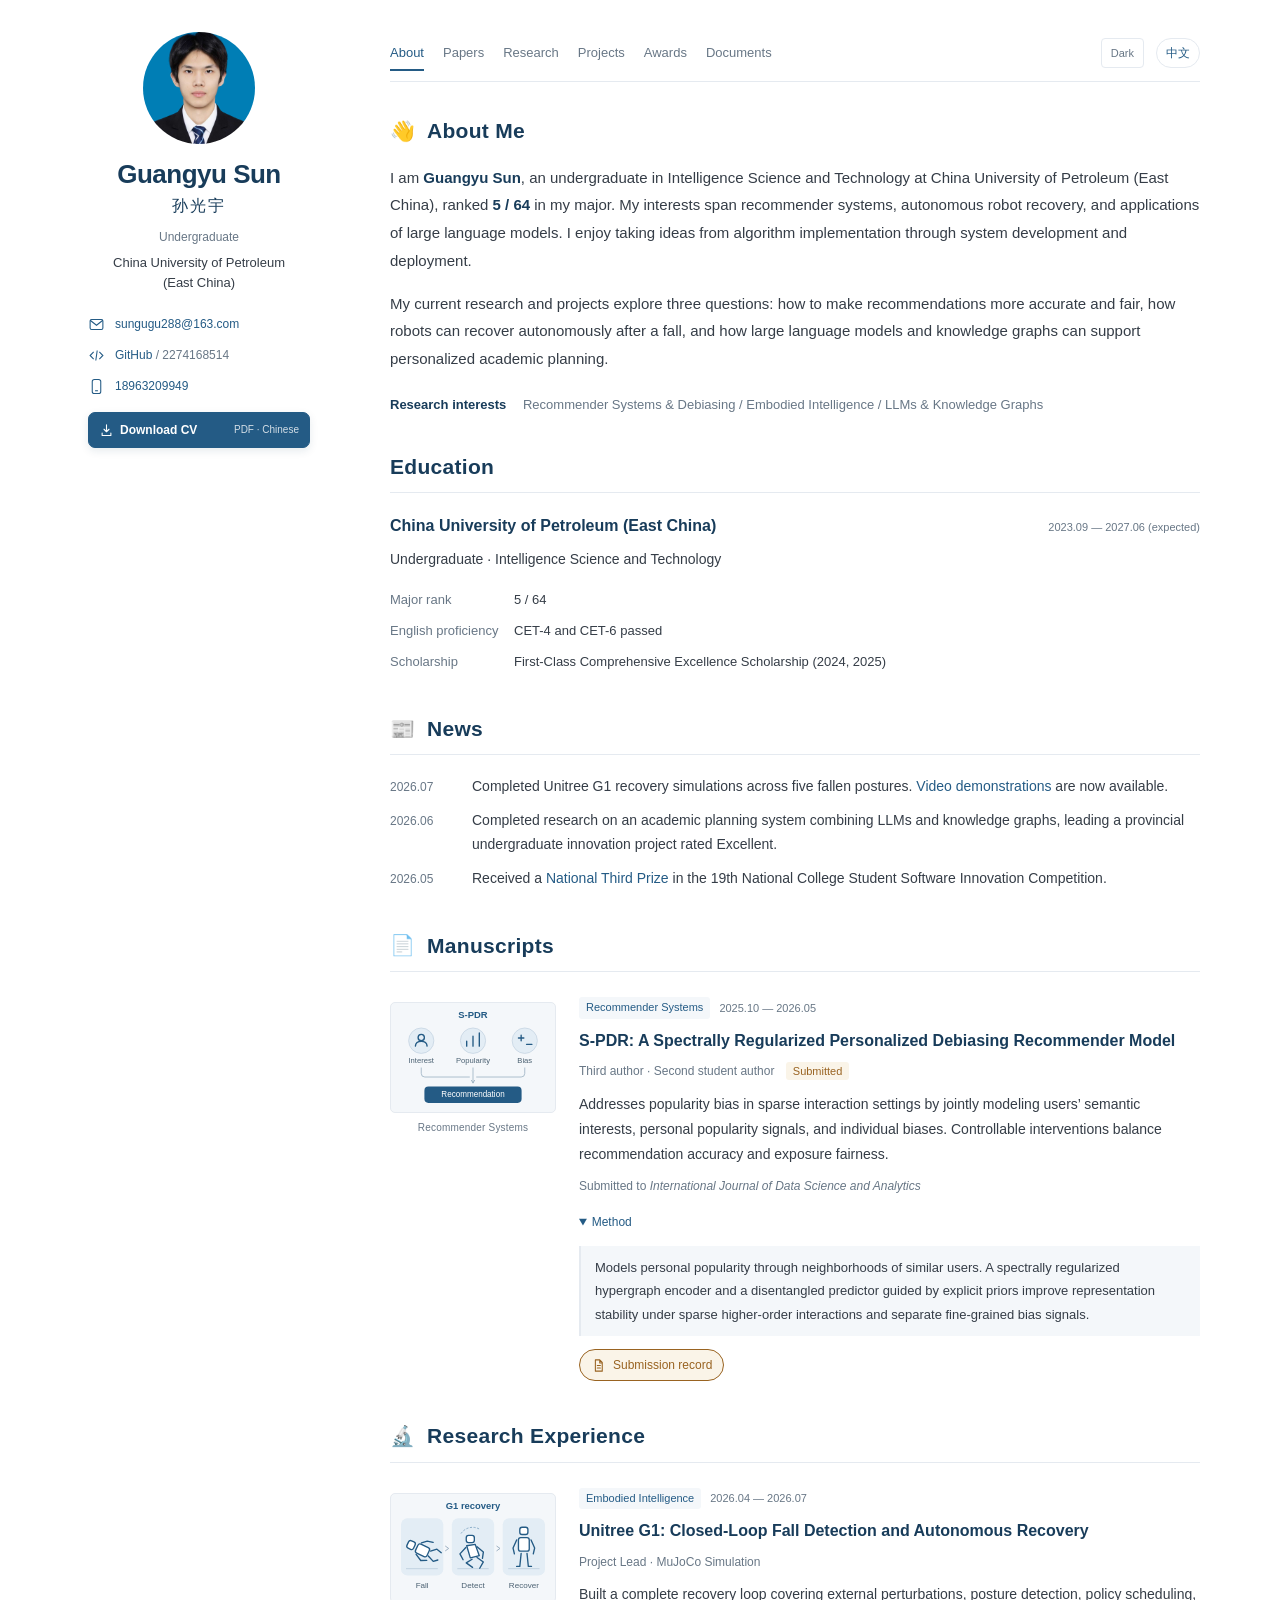
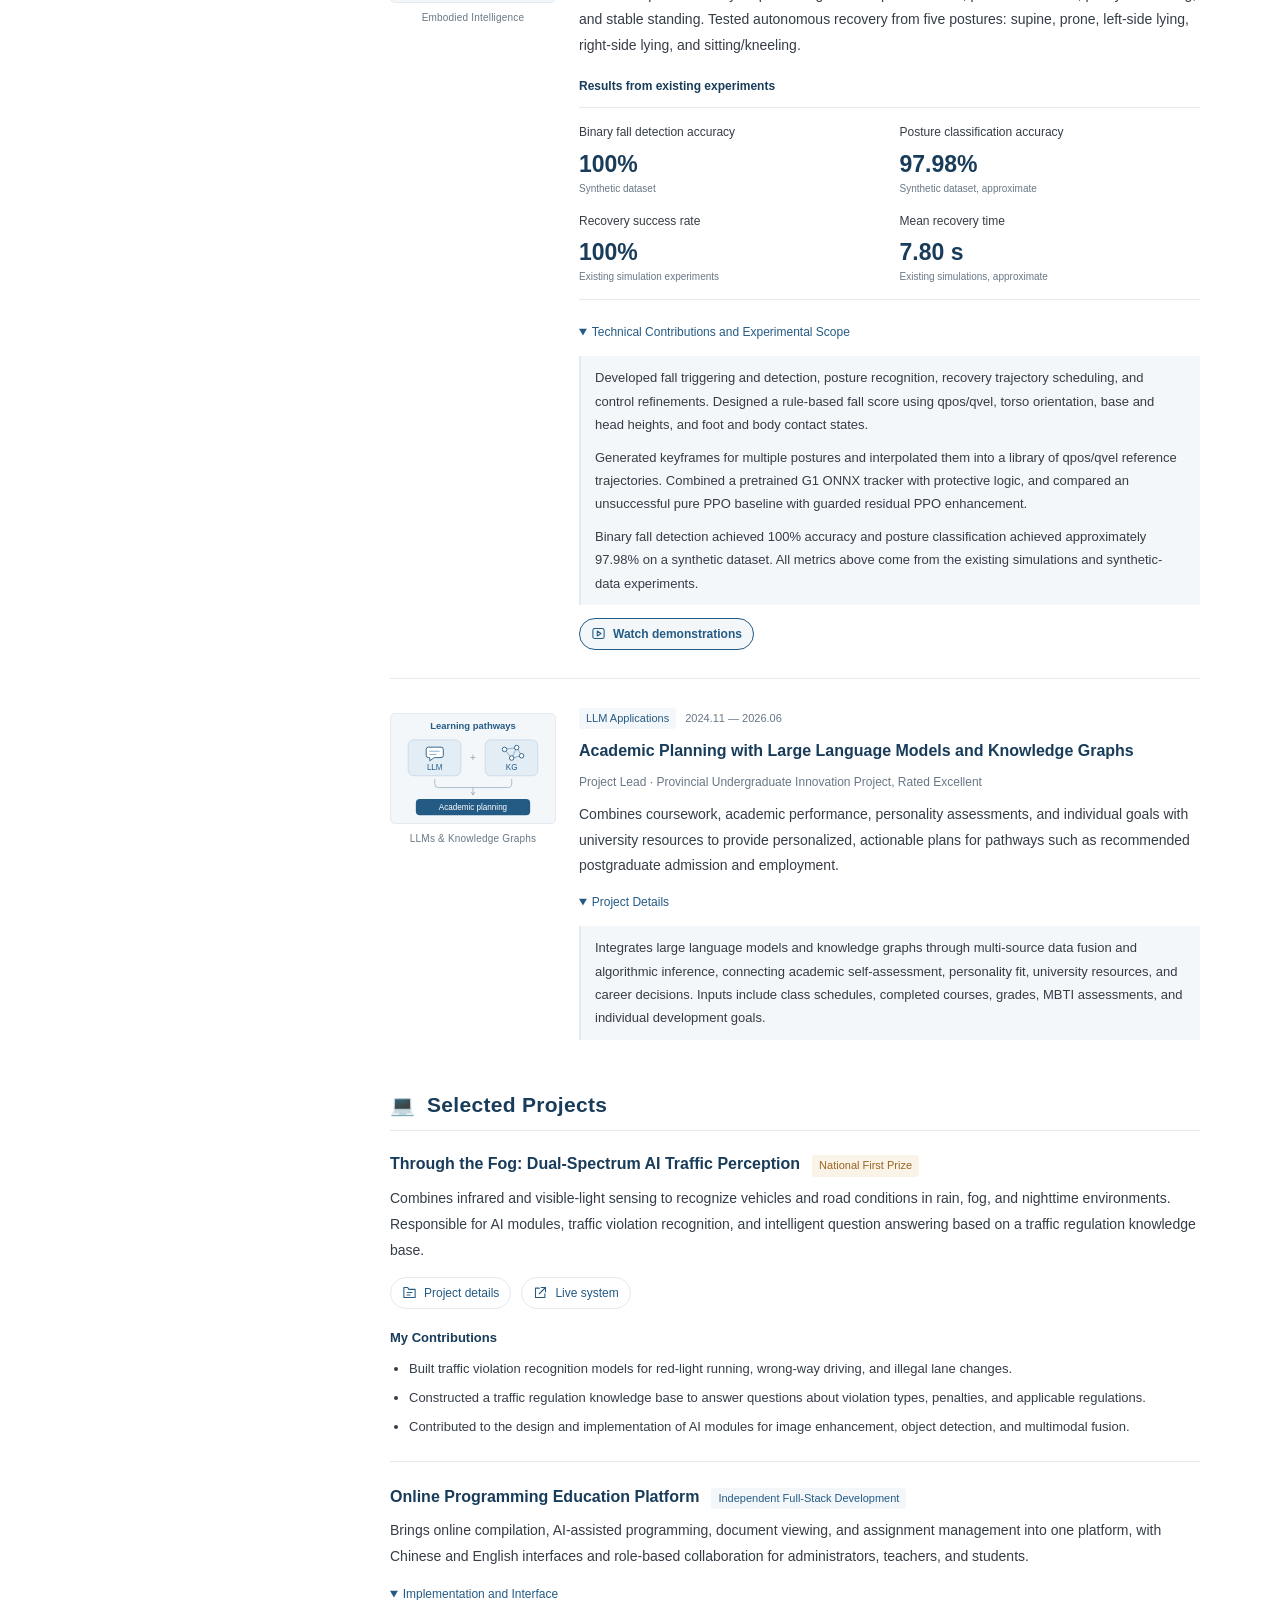
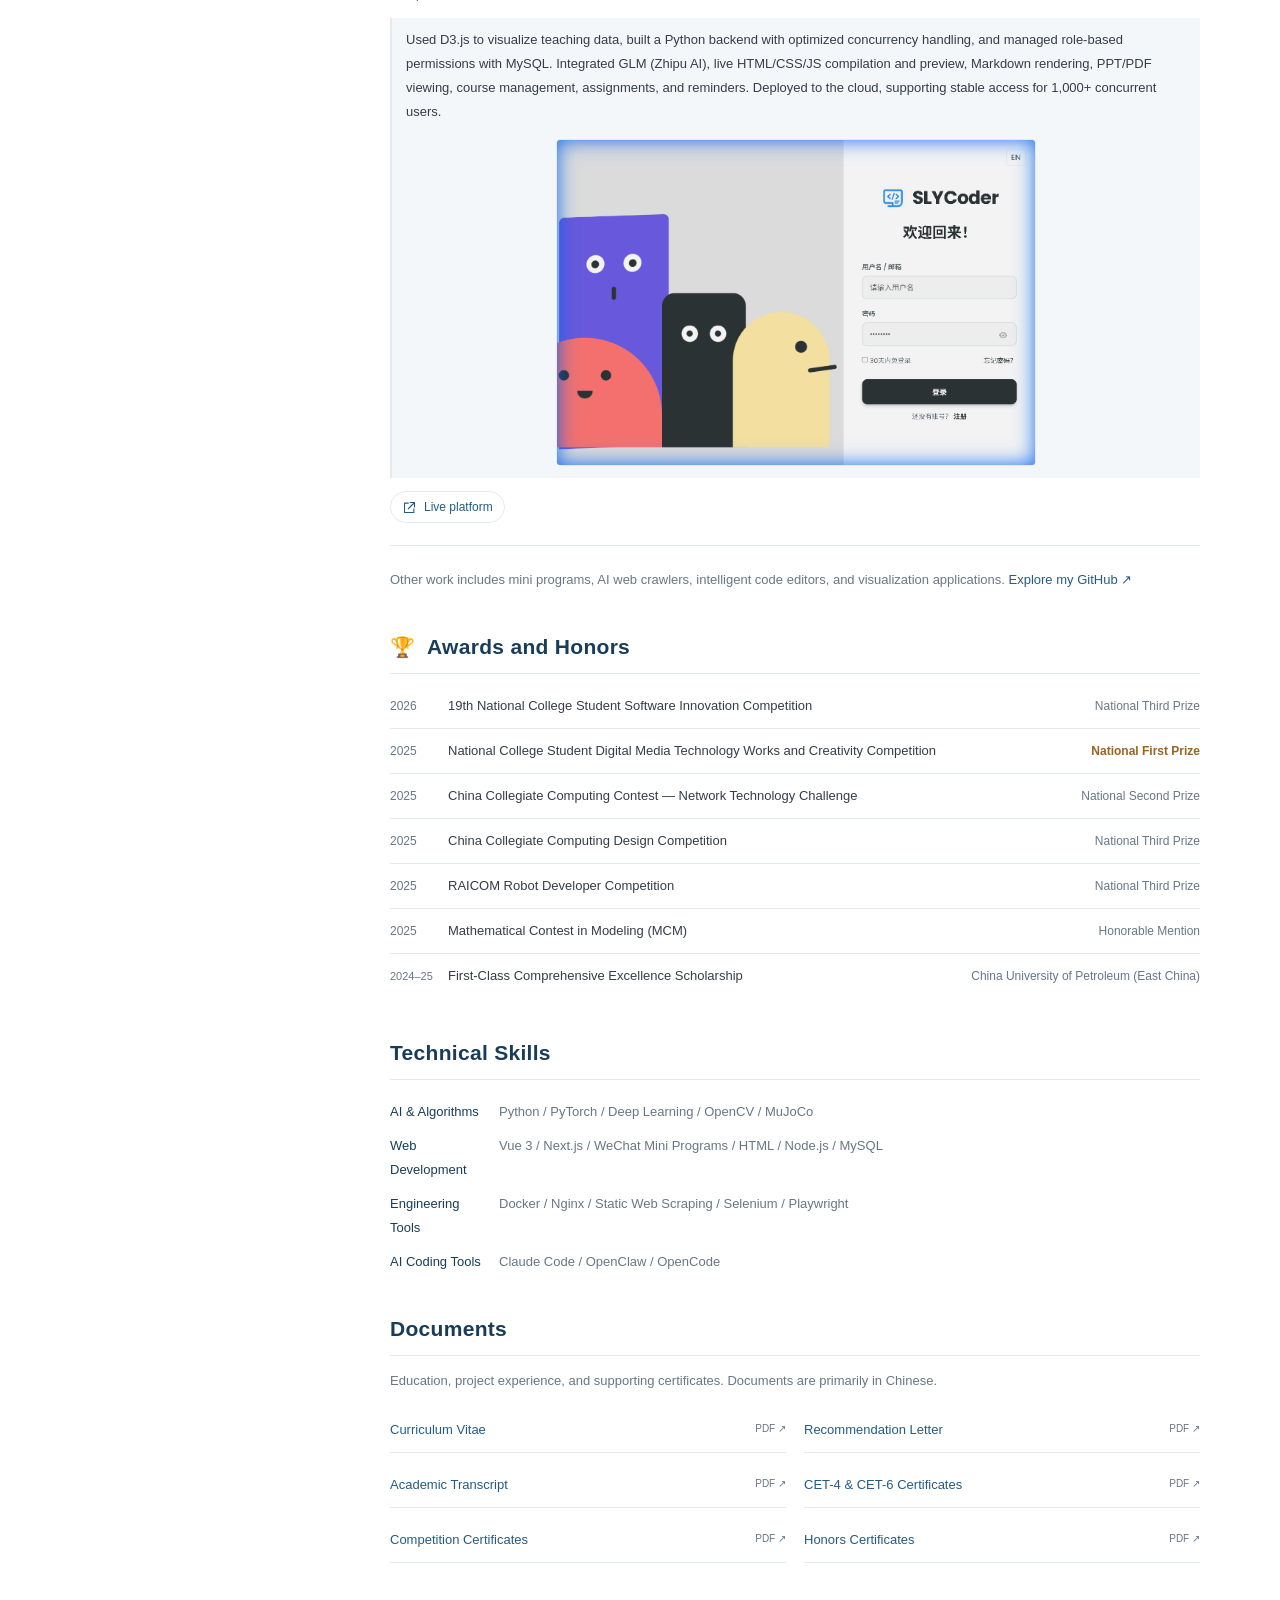
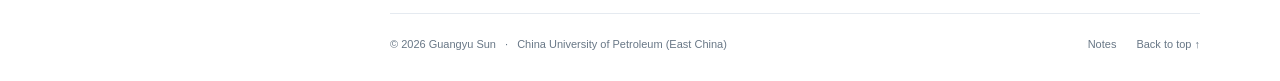
<file: index.html>
<!DOCTYPE html>
<html lang="en">
<head>
    <meta charset="utf-8">
    <meta name="viewport" content="width=device-width, initial-scale=1.0">
    <meta name="description" content="Guangyu Sun, an undergraduate in Intelligence Science and Technology at China University of Petroleum (East China). Research interests include recommender systems, embodied intelligence, and applications of large language models.">
    <meta name="theme-color" content="#ffffff">
    <title>Guangyu Sun | Academic Homepage</title>
    <link rel="icon" href="assets/images/favicon.svg" type="image/svg+xml">
    <link rel="stylesheet" href="css/style.css?v=20260930-accents">
    <script src="js/script.js?v=20260930-en" defer></script>
    <link rel="alternate" hreflang="en" href="https://2274168514.github.io/">
    <link rel="alternate" hreflang="zh-CN" href="https://2274168514.github.io/zh/">
    <link rel="alternate" hreflang="x-default" href="https://2274168514.github.io/">
</head>
<body id="home">
    <a class="skip-link" href="#about">Skip to content</a>
    <div class="page-wrapper">
        <aside class="sidebar" aria-label="Profile">
            <div class="profile">
                <img class="avatar" src="assets/images/profile.jpg" alt="Portrait of Guangyu Sun" width="112" height="112" fetchpriority="high">
                <h1>Guangyu Sun</h1>
                <p class="english-name" lang="zh-CN">孙光宇</p>
                <p class="degree">Undergraduate</p>
                <p class="affiliation">China University of Petroleum<br>(East China)</p>
                <div class="contact" id="contact">
                    <a href="mailto:sungugu288@163.com"><svg aria-hidden="true" viewBox="0 0 24 24"><rect height="14" rx="2" width="18" x="3" y="5"></rect><path d="m3 6 9 7 9-7"></path></svg><span>sungugu288@163.com</span></a>
                    <a href="https://github.com/2274168514" rel="noopener noreferrer" target="_blank"><svg aria-hidden="true" viewBox="0 0 24 24"><path d="m8 7-5 5 5 5m8-10 5 5-5 5m-3-12-2 14"></path></svg><span>GitHub <span class="link-hint">/ 2274168514</span></span></a>
                    <a href="tel:18963209949"><svg aria-hidden="true" viewBox="0 0 24 24"><rect height="20" rx="3" width="12" x="6" y="2"></rect><path d="M10 18h4"></path></svg><span>18963209949</span></a>
                </div>
                <a class="cv-link" href="assets/proofs/resume.pdf" rel="noopener noreferrer" target="_blank"><span class="cv-label"><svg aria-hidden="true" class="button-icon" focusable="false" viewBox="0 0 24 24"><path d="M12 3v11m-4-4 4 4 4-4M5 16v4h14v-4"></path></svg> Download CV</span><span class="cv-meta">PDF · Chinese</span></a>
            </div>
        </aside>
        <main class="main-content">
            <div class="nav-shell">
                <nav class="main-nav" aria-label="Main navigation">
                    <a class="active" aria-current="location" href="#about">About</a>
                    <a href="#publications">Papers</a>
                    <a href="#research">Research</a>
                    <a href="#projects">Projects</a>
                    <a href="#achievements">Awards</a>
                    <a href="#materials">Documents</a>
                </nav>
                <div class="nav-actions">
                    <button class="theme-toggle" type="button" aria-label="Switch to dark mode" aria-pressed="false" hidden>Dark</button>
                    <a class="language-link" href="zh/index.html" hreflang="zh-CN" lang="zh-CN" aria-label="Switch to Chinese">中文</a>
                </div>
            </div>

            <section class="section about-section" id="about" aria-labelledby="about-title">
                <h2 id="about-title"><span class="section-emoji" aria-hidden="true">👋</span> About Me</h2>
                <p>I am <strong>Guangyu Sun</strong>, an undergraduate in Intelligence Science and Technology at China University of Petroleum (East China), ranked <strong>5 / 64</strong> in my major. My interests span recommender systems, autonomous robot recovery, and applications of large language models. I enjoy taking ideas from algorithm implementation through system development and deployment.</p>
                <p>My current research and projects explore three questions: how to make recommendations more accurate and fair, how robots can recover autonomously after a fall, and how large language models and knowledge graphs can support personalized academic planning.</p>
                <p class="interest-line"><span>Research interests</span> Recommender Systems &amp; Debiasing / Embodied Intelligence / LLMs &amp; Knowledge Graphs</p>
            </section>

            <section class="section" id="education" aria-labelledby="education-title">
                <h2 id="education-title">Education</h2>
                <div class="education-entry">
                    <div class="education-heading"><h3>China University of Petroleum (East China)</h3><span class="work-date">2023.09 — 2027.06 (expected)</span></div>
                    <p>Undergraduate · Intelligence Science and Technology</p>
                    <dl class="education-facts">
                        <div><dt>Major rank</dt><dd>5 / 64</dd></div>
                        <div><dt>English proficiency</dt><dd>CET-4 and CET-6 passed</dd></div>
                        <div><dt>Scholarship</dt><dd>First-Class Comprehensive Excellence Scholarship (2024, 2025)</dd></div>
                    </dl>
                </div>
            </section>

            <section class="section news-section" id="news" aria-labelledby="news-title">
                <h2 id="news-title"><span class="section-emoji" aria-hidden="true">📰</span> News</h2>
                <ul class="news-list">
                    <li><time datetime="2026-07">2026.07</time><p>Completed Unitree G1 recovery simulations across five fallen postures. <a href="unitree-g1-videos.html">Video demonstrations</a> are now available.</p></li>
                    <li><time datetime="2026-06">2026.06</time><p>Completed research on an academic planning system combining LLMs and knowledge graphs, leading a provincial undergraduate innovation project rated Excellent.</p></li>
                    <li><time datetime="2026-05">2026.05</time><p>Received a <a href="assets/proofs/competition/software-innovation-third.jpg" rel="noopener noreferrer" target="_blank">National Third Prize</a> in the 19th National College Student Software Innovation Competition.</p></li>
                </ul>
            </section>

            <section class="section" id="publications" aria-labelledby="publications-title">
                <h2 id="publications-title"><span class="section-emoji" aria-hidden="true">📄</span> Manuscripts</h2>
                <div class="research-list">
                    <article class="work-item">
                        <figure class="work-figure"><img src="assets/images/research-spdr.svg" alt="Conceptual illustration of personalized debiasing for recommendation" width="360" height="240" loading="lazy"><figcaption>Recommender Systems</figcaption></figure>
                        <div class="work-content">
                            <div class="work-meta"><span class="tag">Recommender Systems</span><span class="work-date">2025.10 — 2026.05</span></div>
                            <h3>S-PDR: A Spectrally Regularized Personalized Debiasing Recommender Model</h3>
                            <p class="work-role">Third author · Second student author <span class="status">Submitted</span></p>
                            <p>Addresses popularity bias in sparse interaction settings by jointly modeling users’ semantic interests, personal popularity signals, and individual biases. Controllable interventions balance recommendation accuracy and exposure fairness.</p>
                            <p class="venue">Submitted to <em>International Journal of Data Science and Analytics</em></p>
                            <details open><summary>Method</summary><div class="details-body"><p>Models personal popularity through neighborhoods of similar users. A spectrally regularized hypergraph encoder and a disentangled predictor guided by explicit priors improve representation stability under sparse higher-order interactions and separate fine-grained bias signals.</p></div></details>
                            <div class="work-links"><a class="action-link action-link--paper" href="assets/proofs/paper/spdr-submission-proof.png" rel="noopener noreferrer" target="_blank"><svg aria-hidden="true" class="button-icon" focusable="false" viewBox="0 0 24 24"><path d="M7 3h7l4 4v14H7zM14 3v5h4M10 12h5m-5 4h5"></path></svg> Submission record</a></div>
                        </div>
                    </article>
                </div>
            </section>

            <section class="section" id="research" aria-labelledby="research-title">
                <h2 id="research-title"><span class="section-emoji" aria-hidden="true">🔬</span> Research Experience</h2>
                <div class="research-list">
                    <article class="work-item">
                        <figure class="work-figure"><a href="unitree-g1-videos.html" aria-label="Watch Unitree G1 simulation demonstrations"><img src="assets/images/research-g1.svg" alt="Conceptual illustration of fall detection and autonomous recovery" width="360" height="240" loading="lazy"></a><figcaption>Embodied Intelligence</figcaption></figure>
                        <div class="work-content">
                            <div class="work-meta"><span class="tag">Embodied Intelligence</span><span class="work-date">2026.04 — 2026.07</span></div>
                            <h3><a href="unitree-g1-videos.html">Unitree G1: Closed-Loop Fall Detection and Autonomous Recovery</a></h3>
                            <p class="work-role">Project Lead · MuJoCo Simulation</p>
                            <p>Built a complete recovery loop covering external perturbations, posture detection, policy scheduling, and stable standing. Tested autonomous recovery from five postures: supine, prone, left-side lying, right-side lying, and sitting/kneeling.</p>
                            <div class="experiment-results">
                                <p class="results-caption">Results from existing experiments</p>
                                <dl class="result-grid">
                                    <div><dt>Binary fall detection accuracy</dt><dd>100%</dd><small>Synthetic dataset</small></div>
                                    <div><dt>Posture classification accuracy</dt><dd>97.98%</dd><small>Synthetic dataset, approximate</small></div>
                                    <div><dt>Recovery success rate</dt><dd>100%</dd><small>Existing simulation experiments</small></div>
                                    <div><dt>Mean recovery time</dt><dd>7.80 s</dd><small>Existing simulations, approximate</small></div>
                                </dl>
                            </div>
                            <details open><summary>Technical Contributions and Experimental Scope</summary><div class="details-body">
                                <p>Developed fall triggering and detection, posture recognition, recovery trajectory scheduling, and control refinements. Designed a rule-based fall score using qpos/qvel, torso orientation, base and head heights, and foot and body contact states.</p>
                                <p>Generated keyframes for multiple postures and interpolated them into a library of qpos/qvel reference trajectories. Combined a pretrained G1 ONNX tracker with protective logic, and compared an unsuccessful pure PPO baseline with guarded residual PPO enhancement.</p>
                                <p>Binary fall detection achieved 100% accuracy and posture classification achieved approximately 97.98% on a synthetic dataset. All metrics above come from the existing simulations and synthetic-data experiments.</p>
                            </div></details>
                            <div class="work-links"><a class="action-link action-link--demo" href="unitree-g1-videos.html"><svg aria-hidden="true" class="button-icon" focusable="false" viewBox="0 0 24 24"><rect height="16" rx="3" width="18" x="3" y="4"></rect><path d="m10 8 6 4-6 4z"></path></svg> Watch demonstrations</a></div>
                        </div>
                    </article>

                    <article class="work-item">
                        <figure class="work-figure"><img src="assets/images/research-planning.svg" alt="Conceptual illustration of academic planning with LLMs and knowledge graphs" width="360" height="240" loading="lazy"><figcaption>LLMs &amp; Knowledge Graphs</figcaption></figure>
                        <div class="work-content">
                            <div class="work-meta"><span class="tag">LLM Applications</span><span class="work-date">2024.11 — 2026.06</span></div>
                            <h3>Academic Planning with Large Language Models and Knowledge Graphs</h3>
                            <p class="work-role">Project Lead · Provincial Undergraduate Innovation Project, Rated Excellent</p>
                            <p>Combines coursework, academic performance, personality assessments, and individual goals with university resources to provide personalized, actionable plans for pathways such as recommended postgraduate admission and employment.</p>
                            <details open><summary>Project Details</summary><div class="details-body"><p>Integrates large language models and knowledge graphs through multi-source data fusion and algorithmic inference, connecting academic self-assessment, personality fit, university resources, and career decisions. Inputs include class schedules, completed courses, grades, MBTI assessments, and individual development goals.</p></div></details>
                        </div>
                    </article>
                </div>
            </section>

            <section class="section" id="projects" aria-labelledby="projects-title">
                <h2 id="projects-title"><span class="section-emoji" aria-hidden="true">💻</span> Selected Projects</h2>
                <article class="project-item">
                    <div class="project-heading"><h3><a href="project-davis.html">Through the Fog: Dual-Spectrum AI Traffic Perception</a></h3><span class="award-label">National First Prize</span></div>
                    <p>Combines infrared and visible-light sensing to recognize vehicles and road conditions in rain, fog, and nighttime environments. Responsible for AI modules, traffic violation recognition, and intelligent question answering based on a traffic regulation knowledge base.</p>
                    <div class="work-links"><a class="action-link action-link--project" href="project-davis.html"><svg aria-hidden="true" class="button-icon" focusable="false" viewBox="0 0 24 24"><path d="M9 4H3v16h18V7H11zM8 12h8m-8 4h5"></path></svg> Project details</a><a class="action-link action-link--external" href="http://8.221.99.246:2778/" rel="noopener noreferrer" target="_blank"><svg aria-hidden="true" class="button-icon" focusable="false" viewBox="0 0 24 24"><path d="M13 4h7v7m0-7-10 10M10 5H4v15h15v-6"></path></svg> Live system</a></div>
                    <div class="project-contributions"><h4>My Contributions</h4><ul>
                        <li>Built traffic violation recognition models for red-light running, wrong-way driving, and illegal lane changes.</li>
                        <li>Constructed a traffic regulation knowledge base to answer questions about violation types, penalties, and applicable regulations.</li>
                        <li>Contributed to the design and implementation of AI modules for image enhancement, object detection, and multimodal fusion.</li>
                    </ul></div>
                </article>
                <article class="project-item">
                    <div class="project-heading"><h3>Online Programming Education Platform</h3><span class="tag">Independent Full-Stack Development</span></div>
                    <p>Brings online compilation, AI-assisted programming, document viewing, and assignment management into one platform, with Chinese and English interfaces and role-based collaboration for administrators, teachers, and students.</p>
                    <details open><summary>Implementation and Interface</summary><div class="details-body"><p>Used D3.js to visualize teaching data, built a Python backend with optimized concurrency handling, and managed role-based permissions with MySQL. Integrated GLM (Zhipu AI), live HTML/CSS/JS compilation and preview, Markdown rendering, PPT/PDF viewing, course management, assignments, and reminders. Deployed to the cloud, supporting stable access for 1,000+ concurrent users.</p><a href="assets/images/project-sgy-coder.png" rel="noopener noreferrer" target="_blank"><img class="project-screenshot" src="assets/images/project-sgy-coder.png" alt="Login interface of the online programming education platform" width="1302" height="885" loading="lazy"></a></div></details>
                    <div class="work-links"><a class="action-link action-link--external" href="http://8.221.99.246:2777/" rel="noopener noreferrer" target="_blank"><svg aria-hidden="true" class="button-icon" focusable="false" viewBox="0 0 24 24"><path d="M13 4h7v7m0-7-10 10M10 5H4v15h15v-6"></path></svg> Live platform</a></div>
                </article>
                <p class="more-projects">Other work includes mini programs, AI web crawlers, intelligent code editors, and visualization applications. <a href="https://github.com/2274168514" rel="noopener noreferrer" target="_blank">Explore my GitHub <span aria-hidden="true">↗</span></a></p>
            </section>

            <section class="section" id="achievements" aria-labelledby="awards-title">
                <h2 id="awards-title"><span class="section-emoji" aria-hidden="true">🏆</span> Awards and Honors</h2>
                <ul class="award-list">
                    <li><time datetime="2026">2026</time><div><a href="assets/proofs/competition/software-innovation-third.jpg" rel="noopener noreferrer" target="_blank">19th National College Student Software Innovation Competition</a><span class="award-result">National Third Prize</span></div></li>
                    <li><time datetime="2025">2025</time><div><a href="assets/proofs/competition/digital-media-first.jpg" rel="noopener noreferrer" target="_blank">National College Student Digital Media Technology Works and Creativity Competition</a><span class="award-result highlight">National First Prize</span></div></li>
                    <li><time datetime="2025">2025</time><div><a href="assets/proofs/competition/network-second.jpg" rel="noopener noreferrer" target="_blank">China Collegiate Computing Contest — Network Technology Challenge</a><span class="award-result">National Second Prize</span></div></li>
                    <li><time datetime="2025">2025</time><div><a href="assets/proofs/competition/computer-design-third.jpg" rel="noopener noreferrer" target="_blank">China Collegiate Computing Design Competition</a><span class="award-result">National Third Prize</span></div></li>
                    <li><time datetime="2025">2025</time><div><a href="assets/proofs/competition/raicom-third.jpg" rel="noopener noreferrer" target="_blank">RAICOM Robot Developer Competition</a><span class="award-result">National Third Prize</span></div></li>
                    <li><time datetime="2025">2025</time><div><a href="assets/proofs/competition/mcm-h.pdf" rel="noopener noreferrer" target="_blank">Mathematical Contest in Modeling (MCM)</a><span class="award-result">Honorable Mention</span></div></li>
                    <li><span class="award-year">2024–25</span><div><a href="assets/honors/comprehensive-first-prize.jpg" rel="noopener noreferrer" target="_blank">First-Class Comprehensive Excellence Scholarship</a><span class="award-result">China University of Petroleum (East China)</span></div></li>
                </ul>
            </section>

            <section class="section" id="skills" aria-labelledby="skills-title">
                <h2 id="skills-title">Technical Skills</h2>
                <dl class="skill-list">
                    <div><dt>AI &amp; Algorithms</dt><dd>Python / PyTorch / Deep Learning / OpenCV / MuJoCo</dd></div>
                    <div><dt>Web Development</dt><dd>Vue 3 / Next.js / WeChat Mini Programs / HTML / Node.js / MySQL</dd></div>
                    <div><dt>Engineering Tools</dt><dd>Docker / Nginx / Static Web Scraping / Selenium / Playwright</dd></div>
                    <div><dt>AI Coding Tools</dt><dd>Claude Code / OpenClaw / OpenCode</dd></div>
                </dl>
            </section>

            <section class="section" id="materials" aria-labelledby="materials-title">
                <h2 id="materials-title">Documents</h2>
                <p class="section-intro">Education, project experience, and supporting certificates. Documents are primarily in Chinese.</p>
                <div class="document-list">
                    <a href="assets/proofs/resume.pdf" rel="noopener noreferrer" target="_blank"><span>Curriculum Vitae</span><span>PDF ↗</span></a>
                    <a href="assets/proofs/recommendation-letter.pdf" rel="noopener noreferrer" target="_blank"><span>Recommendation Letter</span><span>PDF ↗</span></a>
                    <a href="assets/proofs/grades.pdf" rel="noopener noreferrer" target="_blank"><span>Academic Transcript</span><span>PDF ↗</span></a>
                    <a href="assets/proofs/cet.pdf" rel="noopener noreferrer" target="_blank"><span>CET-4 &amp; CET-6 Certificates</span><span>PDF ↗</span></a>
                    <a href="assets/proofs/competition/competition-certificates.pdf" rel="noopener noreferrer" target="_blank"><span>Competition Certificates</span><span>PDF ↗</span></a>
                    <a href="assets/proofs/honor-certificates.pdf" rel="noopener noreferrer" target="_blank"><span>Honors Certificates</span><span>PDF ↗</span></a>
                </div>
            </section>
            <footer class="footer"><p>© 2026 Guangyu Sun <span>·</span> China University of Petroleum (East China)</p><div><a href="blog.html">Notes</a><a href="#home">Back to top ↑</a></div></footer>
        </main>
    </div>
</body>
</html>
</file>
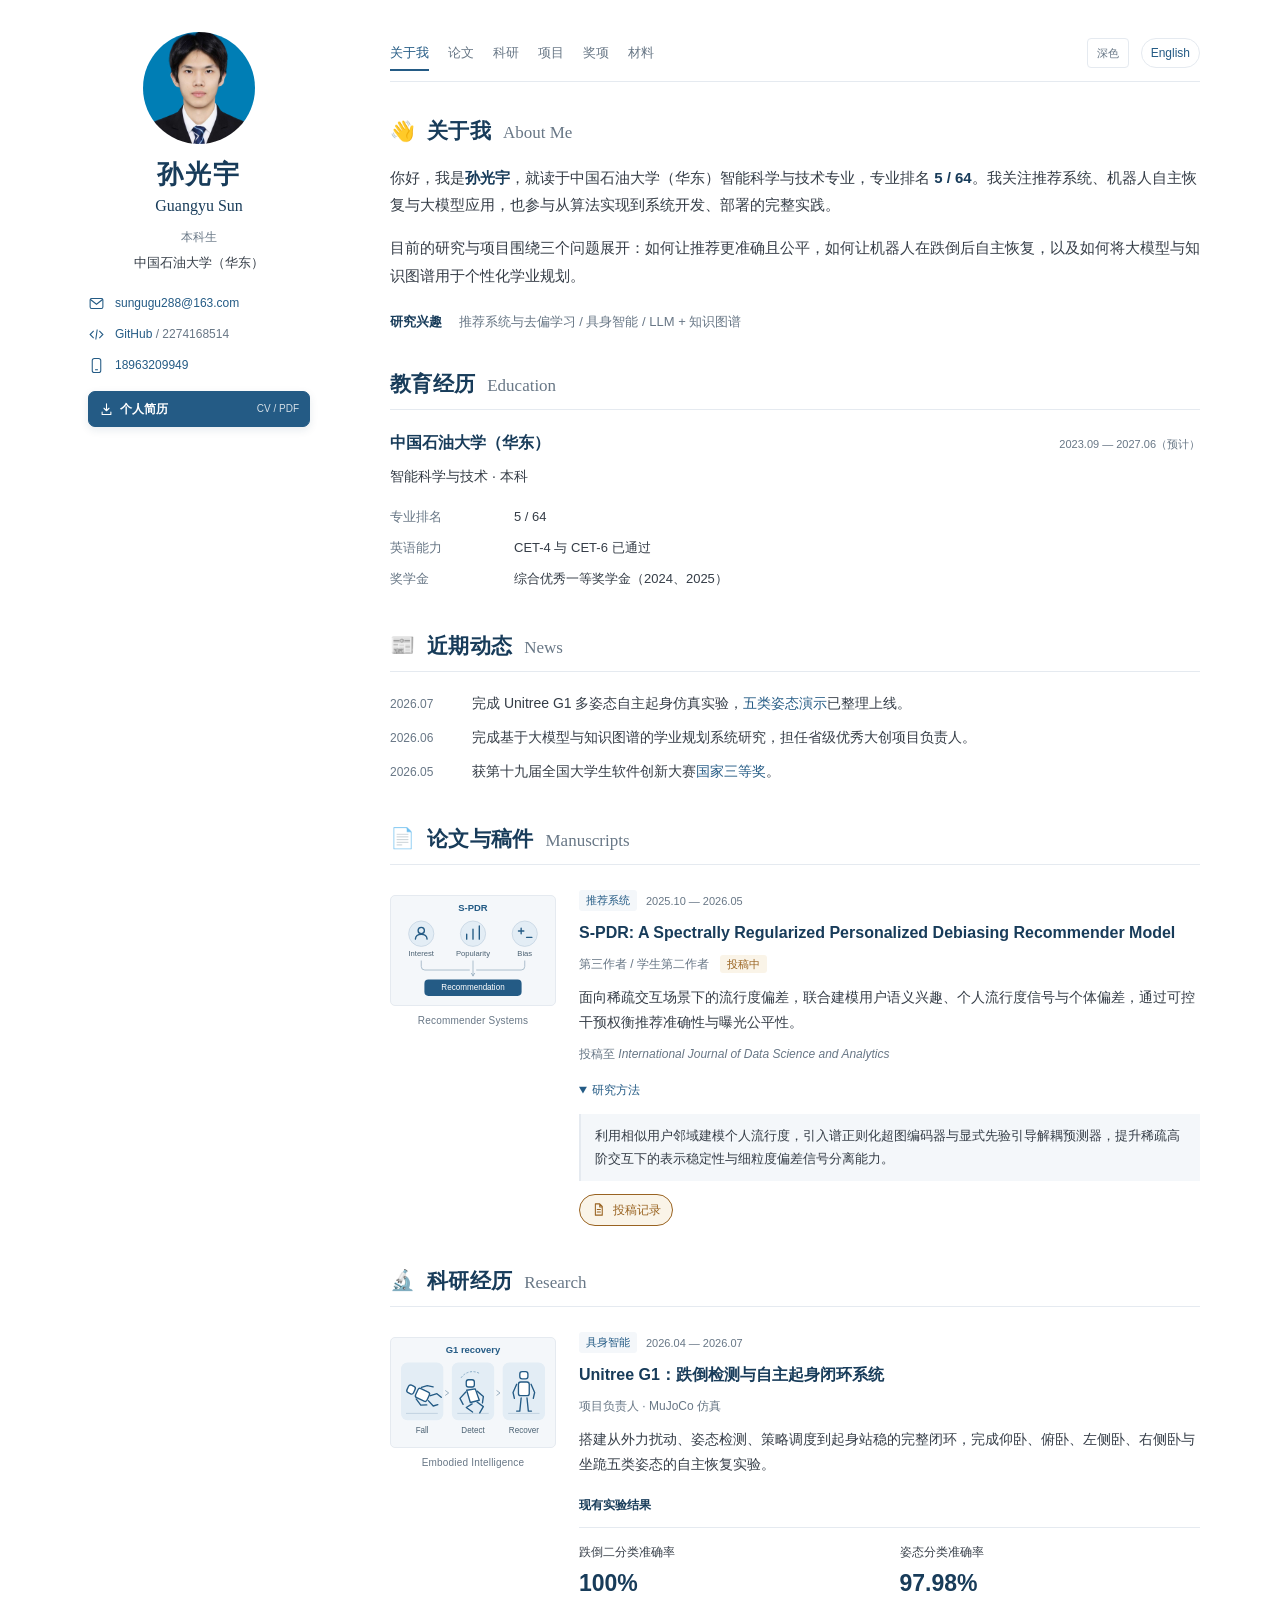
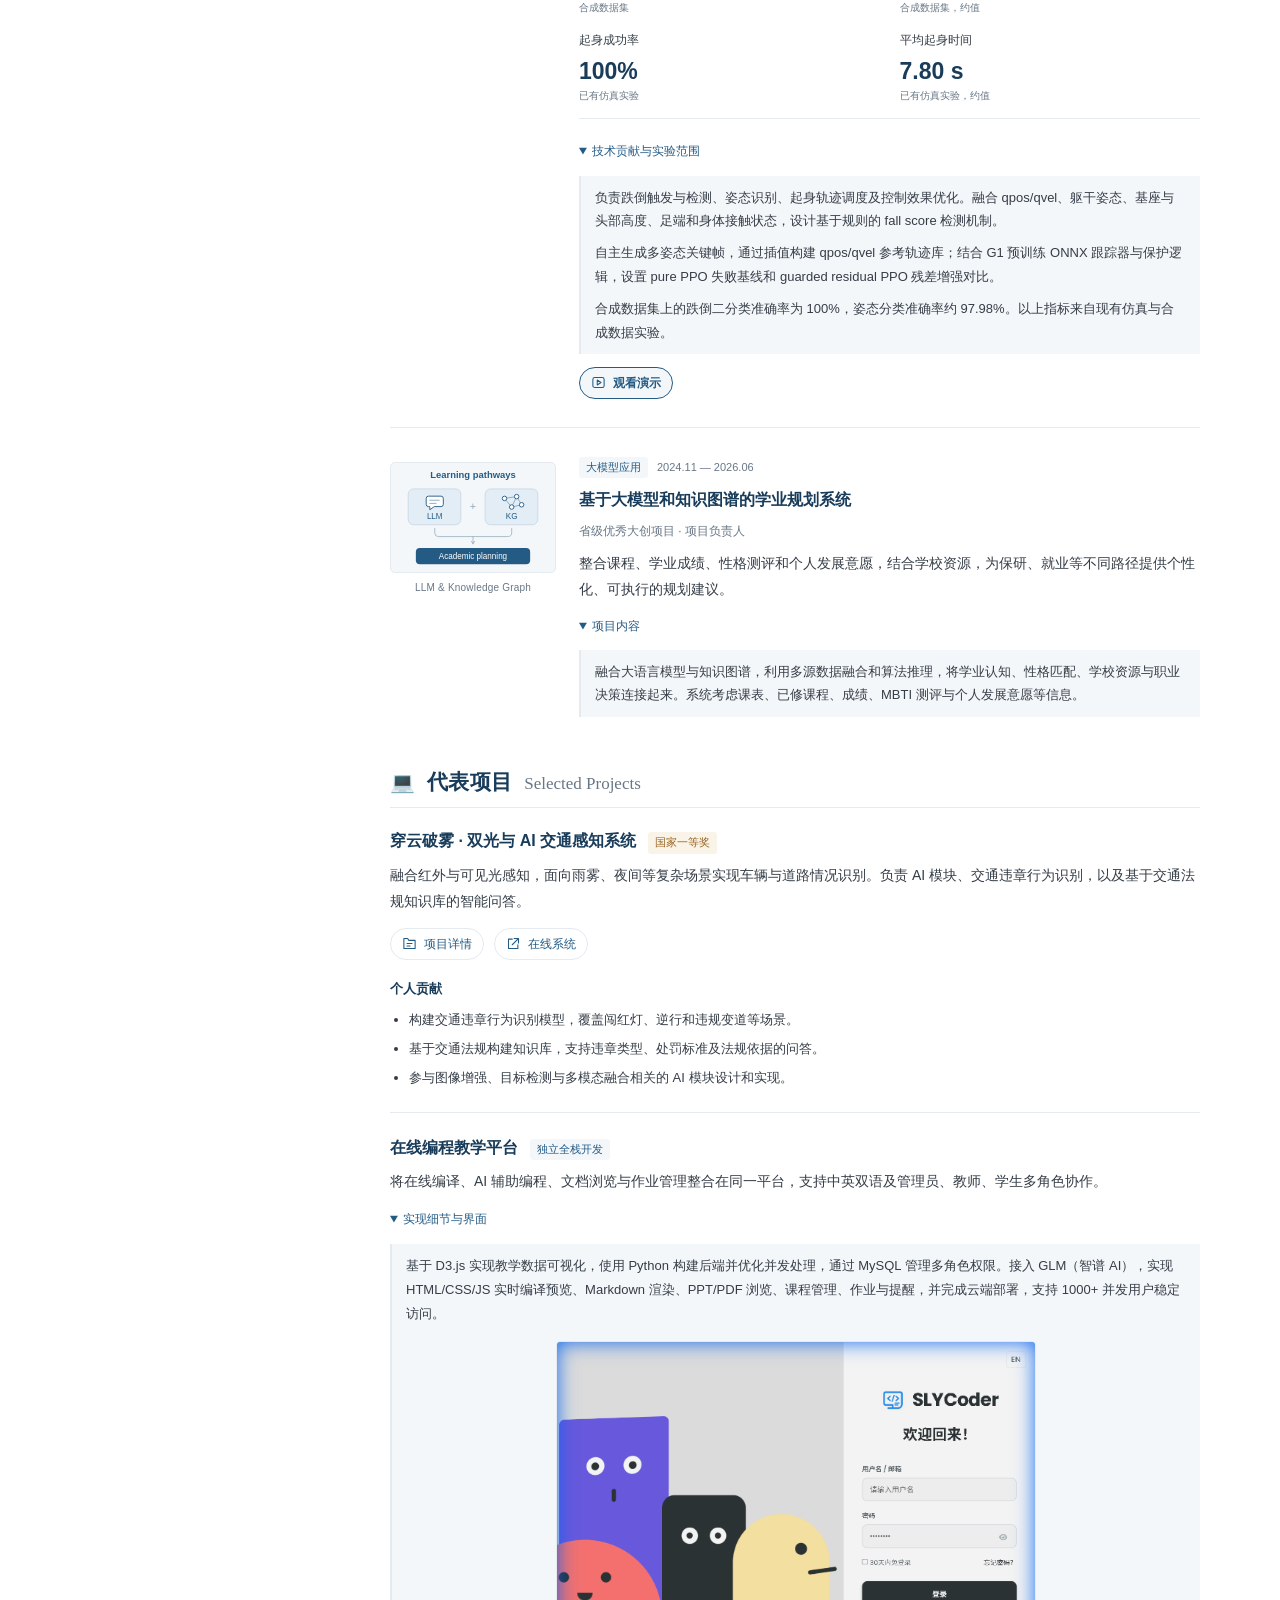
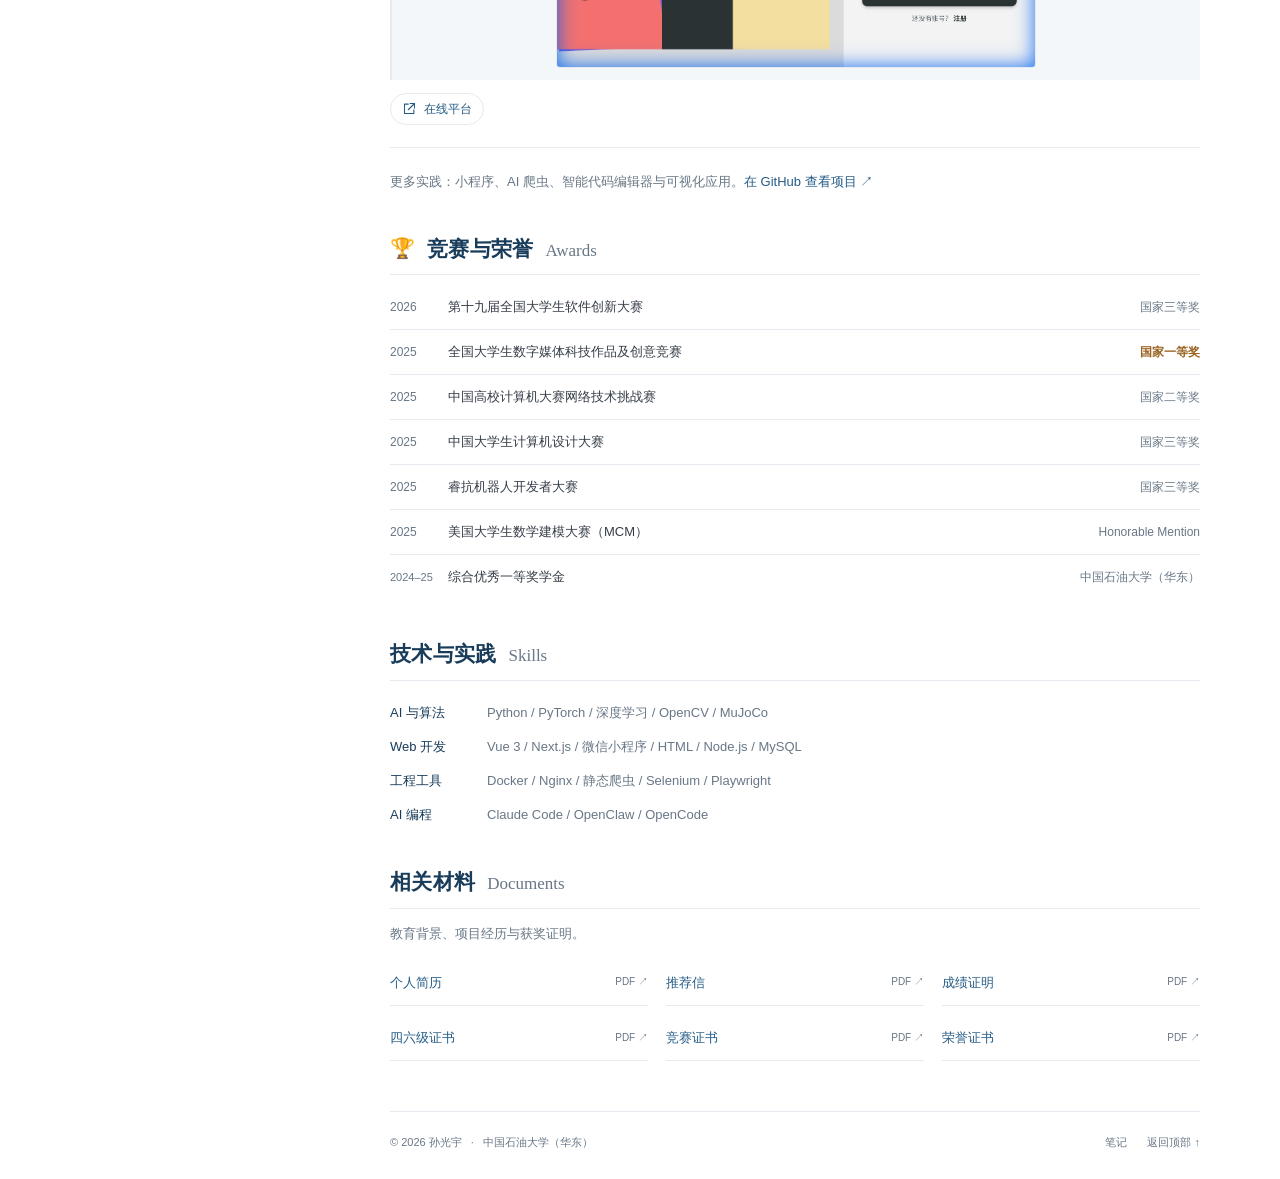
<file: zh/index.html>
<!DOCTYPE html>

<html lang="zh-CN">
<head>
<meta charset="utf-8"/>
<meta content="width=device-width, initial-scale=1.0" name="viewport"/>
<meta content="孙光宇，中国石油大学（华东）智能科学与技术专业。研究兴趣包括推荐系统、具身智能与大模型应用，记录科研经历、项目与竞赛成果。" name="description"/>
<meta content="#ffffff" name="theme-color"/>
<title>孙光宇 Guangyu Sun | 个人主页</title>
<link href="../assets/images/favicon.svg" rel="icon" type="image/svg+xml"/>
<link href="../css/style.css?v=20260930-accents" rel="stylesheet"/>
<script defer="" src="../js/script.js?v=20260930-en"></script>
<link href="https://2274168514.github.io/" hreflang="en" rel="alternate"/><link href="https://2274168514.github.io/zh/" hreflang="zh-CN" rel="alternate"/><link href="https://2274168514.github.io/" hreflang="x-default" rel="alternate"/></head>
<body id="home">
<a class="skip-link" href="#about">跳到正文</a>
<div class="page-wrapper">
<aside aria-label="个人资料" class="sidebar">
<div class="profile">
<img alt="孙光宇的照片" class="avatar" fetchpriority="high" height="112" src="../assets/images/profile.jpg" width="112"/>
<h1>孙光宇</h1>
<p class="english-name" lang="en">Guangyu Sun</p>
<p class="degree">本科生</p>
<p class="affiliation">中国石油大学（华东）</p>
<div class="contact" id="contact">
<a href="mailto:sungugu288@163.com"><svg aria-hidden="true" viewBox="0 0 24 24"><rect height="14" rx="2" width="18" x="3" y="5"></rect><path d="m3 6 9 7 9-7"></path></svg><span>sungugu288@163.com</span></a>
<a href="https://github.com/2274168514" rel="noopener noreferrer" target="_blank"><svg aria-hidden="true" viewBox="0 0 24 24"><path d="m8 7-5 5 5 5m8-10 5 5-5 5m-3-12-2 14"></path></svg><span>GitHub <span class="link-hint">/ 2274168514</span></span></a>
<a href="tel:18963209949"><svg aria-hidden="true" viewBox="0 0 24 24"><rect height="20" rx="3" width="12" x="6" y="2"></rect><path d="M10 18h4"></path></svg><span>18963209949</span></a>
</div>
<a class="cv-link" href="../assets/proofs/resume.pdf" rel="noopener noreferrer" target="_blank"><span class="cv-label"><svg aria-hidden="true" class="button-icon" focusable="false" viewBox="0 0 24 24"><path d="M12 3v11m-4-4 4 4 4-4M5 16v4h14v-4"></path></svg> 个人简历</span><span class="cv-meta">CV / PDF</span></a>
</div>
</aside>
<main class="main-content">
<div class="nav-shell">
<nav aria-label="主页导航" class="main-nav">
<a aria-current="location" class="active" href="#about">关于我</a>
<a href="#publications">论文</a><a href="#research">科研</a>
<a href="#projects">项目</a>
<a href="#achievements">奖项</a>
<a href="#materials">材料</a>
</nav>

<div class="nav-actions"><button aria-label="切换为深色模式" aria-pressed="false" class="theme-toggle" hidden="" type="button">深色</button><a aria-label="Switch to English" class="language-link" href="../index.html" hreflang="en" lang="en">English</a></div></div>
<section aria-labelledby="about-title" class="section about-section" id="about">
<h2 id="about-title"><span class="section-emoji" aria-hidden="true">👋</span> 关于我 <span lang="en">About Me</span></h2>
<p>你好，我是<strong>孙光宇</strong>，就读于中国石油大学（华东）智能科学与技术专业，专业排名 <strong>5 / 64</strong>。我关注推荐系统、机器人自主恢复与大模型应用，也参与从算法实现到系统开发、部署的完整实践。</p>
<p>目前的研究与项目围绕三个问题展开：如何让推荐更准确且公平，如何让机器人在跌倒后自主恢复，以及如何将大模型与知识图谱用于个性化学业规划。</p>
<p class="interest-line"><span>研究兴趣</span> 推荐系统与去偏学习 / 具身智能 / LLM + 知识图谱</p>
</section>
<section aria-labelledby="education-title" class="section" id="education">
<h2 id="education-title">教育经历 <span lang="en">Education</span></h2>
<div class="education-entry"><div class="education-heading"><h3>中国石油大学（华东）</h3><span class="work-date">2023.09 — 2027.06（预计）</span></div>
<p>智能科学与技术 · 本科</p><dl class="education-facts"><div><dt>专业排名</dt><dd>5 / 64</dd></div><div><dt>英语能力</dt><dd>CET-4 与 CET-6 已通过</dd></div><div><dt>奖学金</dt><dd>综合优秀一等奖学金（2024、2025）</dd></div></dl></div>
</section><section aria-labelledby="news-title" class="section news-section" id="news">
<h2 id="news-title"><span class="section-emoji" aria-hidden="true">📰</span> 近期动态 <span lang="en">News</span></h2>
<ul class="news-list">
<li><time datetime="2026-07">2026.07</time><p>完成 Unitree G1 多姿态自主起身仿真实验，<a href="unitree-g1-videos.html">五类姿态演示</a>已整理上线。</p></li>
<li><time datetime="2026-06">2026.06</time><p>完成基于大模型与知识图谱的学业规划系统研究，担任省级优秀大创项目负责人。</p></li>
<li><time datetime="2026-05">2026.05</time><p>获第十九届全国大学生软件创新大赛<a href="../assets/proofs/competition/software-innovation-third.jpg" rel="noopener noreferrer" target="_blank">国家三等奖</a>。</p></li>
</ul>
</section>
<section aria-labelledby="publications-title" class="section" id="publications"><h2 id="publications-title"><span class="section-emoji" aria-hidden="true">📄</span> 论文与稿件 <span lang="en">Manuscripts</span></h2><div class="research-list"><article class="work-item">
<figure class="work-figure"><img alt="个性化去偏推荐研究的概念示意图" height="240" loading="lazy" src="../assets/images/research-spdr.svg" width="360"/><figcaption>Recommender Systems</figcaption></figure>
<div class="work-content">
<div class="work-meta"><span class="tag">推荐系统</span><span class="work-date">2025.10 — 2026.05</span></div>
<h3 lang="en">S-PDR: A Spectrally Regularized Personalized Debiasing Recommender Model</h3>
<p class="work-role">第三作者 / 学生第二作者 <span class="status">投稿中</span></p>
<p>面向稀疏交互场景下的流行度偏差，联合建模用户语义兴趣、个人流行度信号与个体偏差，通过可控干预权衡推荐准确性与曝光公平性。</p>
<p class="venue">投稿至 <em lang="en">International Journal of Data Science and Analytics</em></p>
<details open=""><summary>研究方法</summary><div class="details-body"><p>利用相似用户邻域建模个人流行度，引入谱正则化超图编码器与显式先验引导解耦预测器，提升稀疏高阶交互下的表示稳定性与细粒度偏差信号分离能力。</p></div></details>
<div class="work-links"><a class="action-link action-link--paper" href="../assets/proofs/paper/spdr-submission-proof.png" rel="noopener noreferrer" target="_blank"><svg aria-hidden="true" class="button-icon" focusable="false" viewBox="0 0 24 24"><path d="M7 3h7l4 4v14H7zM14 3v5h4M10 12h5m-5 4h5"></path></svg> 投稿记录</a></div>
</div>
</article></div></section><section aria-labelledby="research-title" class="section" id="research">
<h2 id="research-title"><span class="section-emoji" aria-hidden="true">🔬</span> 科研经历 <span lang="en">Research</span></h2>
<div class="research-list">

<article class="work-item">
<figure class="work-figure"><a aria-label="查看 Unitree G1 仿真演示" href="unitree-g1-videos.html"><img alt="从跌倒检测到自主恢复的概念示意图" height="240" loading="lazy" src="../assets/images/research-g1.svg" width="360"/></a><figcaption>Embodied Intelligence</figcaption></figure>
<div class="work-content">
<div class="work-meta"><span class="tag">具身智能</span><span class="work-date">2026.04 — 2026.07</span></div>
<h3><a href="unitree-g1-videos.html">Unitree G1：跌倒检测与自主起身闭环系统</a></h3>
<p class="work-role">项目负责人 · MuJoCo 仿真</p>
<p>搭建从外力扰动、姿态检测、策略调度到起身站稳的完整闭环，完成仰卧、俯卧、左侧卧、右侧卧与坐跪五类姿态的自主恢复实验。</p>
<div class="experiment-results"><p class="results-caption">现有实验结果</p><dl class="result-grid">
<div><dt>跌倒二分类准确率</dt><dd>100%</dd><small>合成数据集</small></div>
<div><dt>姿态分类准确率</dt><dd>97.98%</dd><small>合成数据集，约值</small></div>
<div><dt>起身成功率</dt><dd>100%</dd><small>已有仿真实验</small></div>
<div><dt>平均起身时间</dt><dd>7.80 s</dd><small>已有仿真实验，约值</small></div>
</dl></div>
<details open=""><summary>技术贡献与实验范围</summary><div class="details-body"><p>负责跌倒触发与检测、姿态识别、起身轨迹调度及控制效果优化。融合 qpos/qvel、躯干姿态、基座与头部高度、足端和身体接触状态，设计基于规则的 fall score 检测机制。</p><p>自主生成多姿态关键帧，通过插值构建 qpos/qvel 参考轨迹库；结合 G1 预训练 ONNX 跟踪器与保护逻辑，设置 pure PPO 失败基线和 guarded residual PPO 残差增强对比。</p><p>合成数据集上的跌倒二分类准确率为 100%，姿态分类准确率约 97.98%。以上指标来自现有仿真与合成数据实验。</p></div></details>
<div class="work-links"><a class="action-link action-link--demo" href="unitree-g1-videos.html"><svg aria-hidden="true" class="button-icon" focusable="false" viewBox="0 0 24 24"><rect height="16" rx="3" width="18" x="3" y="4"></rect><path d="m10 8 6 4-6 4z"></path></svg> 观看演示</a></div>
</div>
</article>
<article class="work-item">
<figure class="work-figure"><img alt="大模型与知识图谱用于学业规划的概念示意图" height="240" loading="lazy" src="../assets/images/research-planning.svg" width="360"/><figcaption>LLM &amp; Knowledge Graph</figcaption></figure>
<div class="work-content">
<div class="work-meta"><span class="tag">大模型应用</span><span class="work-date">2024.11 — 2026.06</span></div>
<h3>基于大模型和知识图谱的学业规划系统</h3>
<p class="work-role">省级优秀大创项目 · 项目负责人</p>
<p>整合课程、学业成绩、性格测评和个人发展意愿，结合学校资源，为保研、就业等不同路径提供个性化、可执行的规划建议。</p>
<details open=""><summary>项目内容</summary><div class="details-body"><p>融合大语言模型与知识图谱，利用多源数据融合和算法推理，将学业认知、性格匹配、学校资源与职业决策连接起来。系统考虑课表、已修课程、成绩、MBTI 测评与个人发展意愿等信息。</p></div></details>
</div>
</article>
</div>
</section>
<section aria-labelledby="projects-title" class="section" id="projects">
<h2 id="projects-title"><span class="section-emoji" aria-hidden="true">💻</span> 代表项目 <span lang="en">Selected Projects</span></h2>
<article class="project-item">
<div class="project-heading"><h3><a href="project-davis.html">穿云破雾 · 双光与 AI 交通感知系统</a></h3><span class="award-label">国家一等奖</span></div>
<p>融合红外与可见光感知，面向雨雾、夜间等复杂场景实现车辆与道路情况识别。负责 AI 模块、交通违章行为识别，以及基于交通法规知识库的智能问答。</p>
<div class="work-links"><a class="action-link action-link--project" href="project-davis.html"><svg aria-hidden="true" class="button-icon" focusable="false" viewBox="0 0 24 24"><path d="M9 4H3v16h18V7H11zM8 12h8m-8 4h5"></path></svg> 项目详情</a><a class="action-link action-link--external" href="http://8.221.99.246:2778/" rel="noopener noreferrer" target="_blank"><svg aria-hidden="true" class="button-icon" focusable="false" viewBox="0 0 24 24"><path d="M13 4h7v7m0-7-10 10M10 5H4v15h15v-6"></path></svg> 在线系统</a></div>
<div class="project-contributions"><h4>个人贡献</h4><ul><li>构建交通违章行为识别模型，覆盖闯红灯、逆行和违规变道等场景。</li><li>基于交通法规构建知识库，支持违章类型、处罚标准及法规依据的问答。</li><li>参与图像增强、目标检测与多模态融合相关的 AI 模块设计和实现。</li></ul></div></article>
<article class="project-item">
<div class="project-heading"><h3>在线编程教学平台</h3><span class="tag">独立全栈开发</span></div>
<p>将在线编译、AI 辅助编程、文档浏览与作业管理整合在同一平台，支持中英双语及管理员、教师、学生多角色协作。</p>
<details open=""><summary>实现细节与界面</summary><div class="details-body"><p>基于 D3.js 实现教学数据可视化，使用 Python 构建后端并优化并发处理，通过 MySQL 管理多角色权限。接入 GLM（智谱 AI），实现 HTML/CSS/JS 实时编译预览、Markdown 渲染、PPT/PDF 浏览、课程管理、作业与提醒，并完成云端部署，支持 1000+ 并发用户稳定访问。</p><a href="../assets/images/project-sgy-coder.png" rel="noopener noreferrer" target="_blank"><img alt="在线编程教学平台登录界面" class="project-screenshot" height="885" loading="lazy" src="../assets/images/project-sgy-coder.png" width="1302"/></a></div></details>
<div class="work-links"><a class="action-link action-link--external" href="http://8.221.99.246:2777/" rel="noopener noreferrer" target="_blank"><svg aria-hidden="true" class="button-icon" focusable="false" viewBox="0 0 24 24"><path d="M13 4h7v7m0-7-10 10M10 5H4v15h15v-6"></path></svg> 在线平台</a></div>
</article>
<p class="more-projects">更多实践：小程序、AI 爬虫、智能代码编辑器与可视化应用。<a href="https://github.com/2274168514" rel="noopener noreferrer" target="_blank">在 GitHub 查看项目 <span aria-hidden="true">↗</span></a></p>
</section>
<section aria-labelledby="awards-title" class="section" id="achievements">
<h2 id="awards-title"><span class="section-emoji" aria-hidden="true">🏆</span> 竞赛与荣誉 <span lang="en">Awards</span></h2>
<ul class="award-list">
<li><time datetime="2026">2026</time><div><a href="../assets/proofs/competition/software-innovation-third.jpg" rel="noopener noreferrer" target="_blank">第十九届全国大学生软件创新大赛</a><span class="award-result">国家三等奖</span></div></li>
<li><time datetime="2025">2025</time><div><a href="../assets/proofs/competition/digital-media-first.jpg" rel="noopener noreferrer" target="_blank">全国大学生数字媒体科技作品及创意竞赛</a><span class="award-result highlight">国家一等奖</span></div></li>
<li><time datetime="2025">2025</time><div><a href="../assets/proofs/competition/network-second.jpg" rel="noopener noreferrer" target="_blank">中国高校计算机大赛网络技术挑战赛</a><span class="award-result">国家二等奖</span></div></li>
<li><time datetime="2025">2025</time><div><a href="../assets/proofs/competition/computer-design-third.jpg" rel="noopener noreferrer" target="_blank">中国大学生计算机设计大赛</a><span class="award-result">国家三等奖</span></div></li>
<li><time datetime="2025">2025</time><div><a href="../assets/proofs/competition/raicom-third.jpg" rel="noopener noreferrer" target="_blank">睿抗机器人开发者大赛</a><span class="award-result">国家三等奖</span></div></li>
<li><time datetime="2025">2025</time><div><a href="../assets/proofs/competition/mcm-h.pdf" rel="noopener noreferrer" target="_blank">美国大学生数学建模大赛（MCM）</a><span class="award-result">Honorable Mention</span></div></li>
<li><span class="award-year">2024–25</span><div><a href="../assets/honors/comprehensive-first-prize.jpg" rel="noopener noreferrer" target="_blank">综合优秀一等奖学金</a><span class="award-result">中国石油大学（华东）</span></div></li></ul>
</section>
<section aria-labelledby="skills-title" class="section" id="skills">
<h2 id="skills-title">技术与实践 <span lang="en">Skills</span></h2>
<dl class="skill-list">
<div><dt>AI 与算法</dt><dd>Python / PyTorch / 深度学习 / OpenCV / MuJoCo</dd></div>
<div><dt>Web 开发</dt><dd>Vue 3 / Next.js / 微信小程序 / HTML / Node.js / MySQL</dd></div>
<div><dt>工程工具</dt><dd>Docker / Nginx / 静态爬虫 / Selenium / Playwright</dd></div>
<div><dt>AI 编程</dt><dd>Claude Code / OpenClaw / OpenCode</dd></div>
</dl>
</section>
<section aria-labelledby="materials-title" class="section" id="materials">
<h2 id="materials-title">相关材料 <span lang="en">Documents</span></h2>
<p class="section-intro">教育背景、项目经历与获奖证明。</p>
<div class="document-list">
<a href="../assets/proofs/resume.pdf" rel="noopener noreferrer" target="_blank"><span>个人简历</span><span>PDF ↗</span></a>
<a href="../assets/proofs/recommendation-letter.pdf" rel="noopener noreferrer" target="_blank"><span>推荐信</span><span>PDF ↗</span></a>
<a href="../assets/proofs/grades.pdf" rel="noopener noreferrer" target="_blank"><span>成绩证明</span><span>PDF ↗</span></a>
<a href="../assets/proofs/cet.pdf" rel="noopener noreferrer" target="_blank"><span>四六级证书</span><span>PDF ↗</span></a>
<a href="../assets/proofs/competition/competition-certificates.pdf" rel="noopener noreferrer" target="_blank"><span>竞赛证书</span><span>PDF ↗</span></a>
<a href="../assets/proofs/honor-certificates.pdf" rel="noopener noreferrer" target="_blank"><span>荣誉证书</span><span>PDF ↗</span></a>
</div>
</section>
<footer class="footer"><p>© 2026 孙光宇 <span>·</span> 中国石油大学（华东）</p><div><a href="blog.html">笔记</a><a href="#home">返回顶部 ↑</a></div></footer>
</main>
</div>
</body>
</html>
</file>
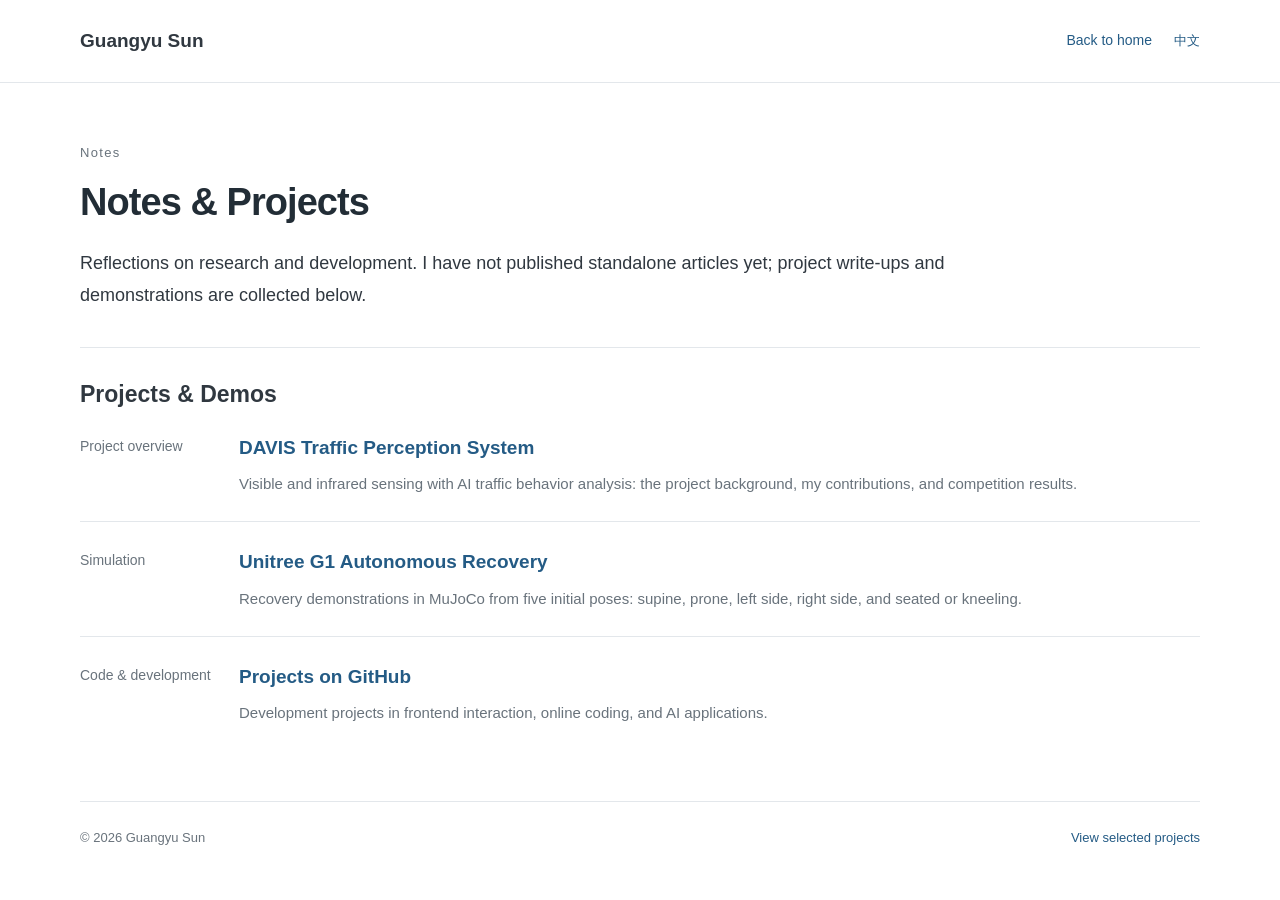
<file: blog.html>
﻿<!DOCTYPE html>
<html lang="en">
<head>
    <meta charset="UTF-8">
    <meta name="viewport" content="width=device-width, initial-scale=1.0">
    <meta name="description" content="Guangyu Sun's notes, project write-ups, and research demonstrations.">
    <title>Notes &amp; Projects | Guangyu Sun</title>
    <link rel="stylesheet" href="css/pages.css?v=20260930-en">
    <link rel="icon" href="assets/images/favicon.svg" type="image/svg+xml">
    <link rel="alternate" hreflang="en" href="https://2274168514.github.io/blog.html">
    <link rel="alternate" hreflang="zh-CN" href="https://2274168514.github.io/zh/blog.html">
</head>
<body>
    <a class="skip-link" href="#main">Skip to content</a>
    <header class="site-header">
        <div class="page-container header-inner">
            <a class="site-name" href="index.html">Guangyu Sun</a>
            <div class="header-actions">
                <a href="index.html">Back to home</a>
                <a class="language-link" href="zh/blog.html" lang="zh-CN" hreflang="zh-CN">中文</a>
            </div>
        </div>
    </header>
    <main id="main" class="page-container">
        <div class="page-heading">
            <p class="eyebrow">Notes</p>
            <h1>Notes &amp; Projects</h1>
            <p class="lead">Reflections on research and development. I have not published standalone articles yet; project write-ups and demonstrations are collected below.</p>
        </div>
        <section class="content-section" aria-labelledby="available-title">
            <h2 id="available-title">Projects &amp; Demos</h2>
            <div class="entry-list">
                <article class="entry">
                    <p class="entry-label">Project overview</p>
                    <div>
                        <h3><a href="project-davis.html">DAVIS Traffic Perception System</a></h3>
                        <p>Visible and infrared sensing with AI traffic behavior analysis: the project background, my contributions, and competition results.</p>
                    </div>
                </article>
                <article class="entry">
                    <p class="entry-label">Simulation</p>
                    <div>
                        <h3><a href="unitree-g1-videos.html">Unitree G1 Autonomous Recovery</a></h3>
                        <p>Recovery demonstrations in MuJoCo from five initial poses: supine, prone, left side, right side, and seated or kneeling.</p>
                    </div>
                </article>
                <article class="entry">
                    <p class="entry-label">Code &amp; development</p>
                    <div>
                        <h3><a href="https://github.com/2274168514" target="_blank" rel="noopener noreferrer">Projects on GitHub</a></h3>
                        <p>Development projects in frontend interaction, online coding, and AI applications.</p>
                    </div>
                </article>
            </div>
        </section>
    </main>
    <footer class="site-footer page-container">
        <p>&copy; 2026 Guangyu Sun</p>
        <a href="index.html#projects">View selected projects</a>
    </footer>
</body>
</html>
</file>
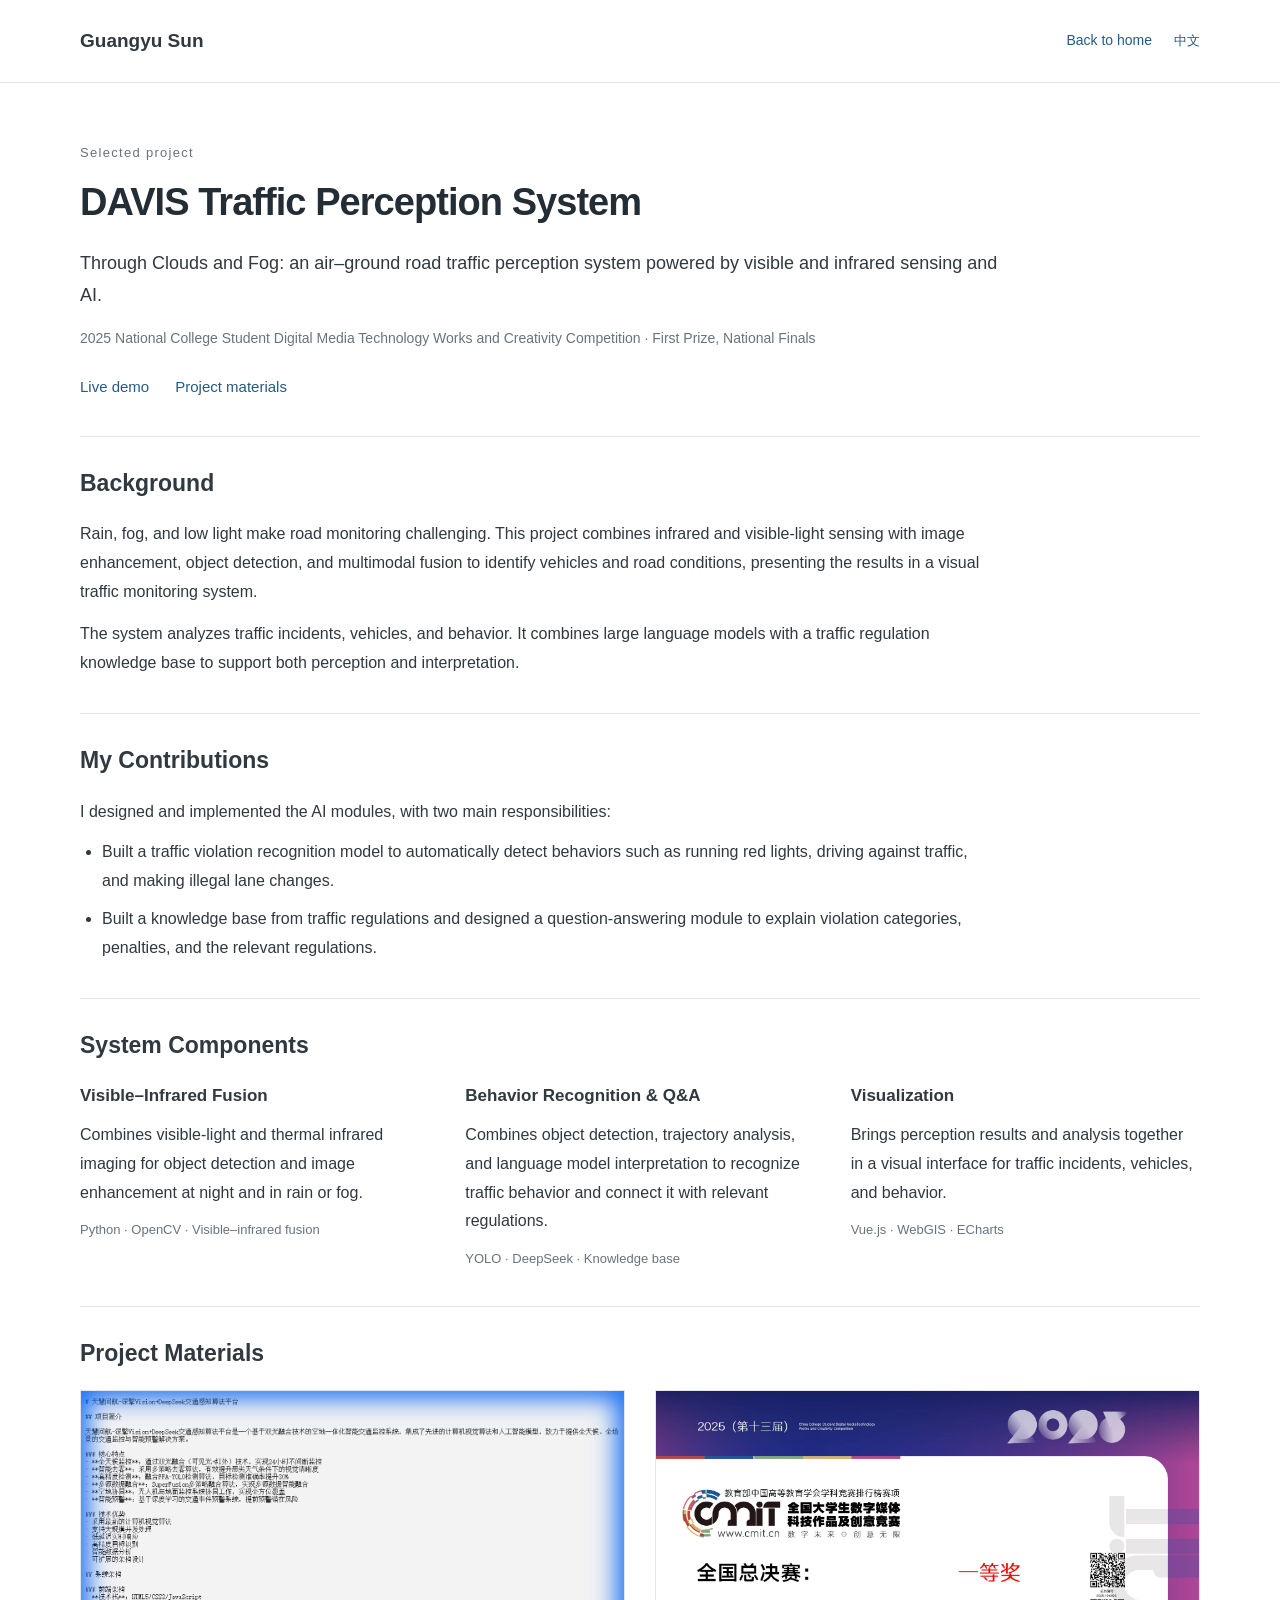
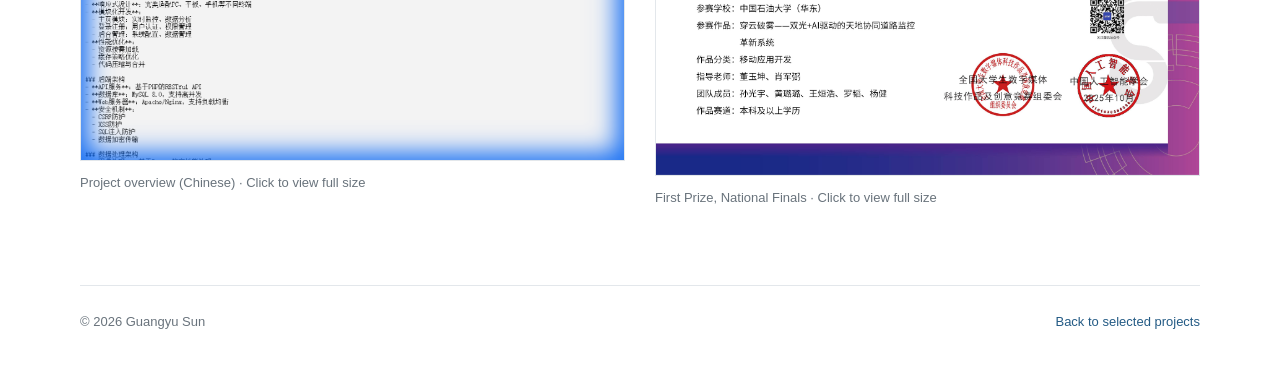
<file: project-davis.html>
﻿<!DOCTYPE html>
<html lang="en">
<head>
    <meta charset="UTF-8">
    <meta name="viewport" content="width=device-width, initial-scale=1.0">
    <meta name="description" content="Guangyu Sun's work on DAVIS, a traffic perception system combining infrared and visible-light sensing, traffic behavior recognition, and questions and answers about traffic regulations.">
    <title>DAVIS Traffic Perception System | Guangyu Sun</title>
    <link rel="stylesheet" href="css/pages.css?v=20260930-en">
    <link rel="icon" href="assets/images/favicon.svg" type="image/svg+xml">
    <link rel="alternate" hreflang="en" href="https://2274168514.github.io/project-davis.html">
    <link rel="alternate" hreflang="zh-CN" href="https://2274168514.github.io/zh/project-davis.html">
</head>
<body>
    <a class="skip-link" href="#main">Skip to content</a>
    <header class="site-header">
        <div class="page-container header-inner">
            <a class="site-name" href="index.html">Guangyu Sun</a>
            <div class="header-actions">
                <a href="index.html#projects">Back to home</a>
                <a class="language-link" href="zh/project-davis.html" lang="zh-CN" hreflang="zh-CN">中文</a>
            </div>
        </div>
    </header>
    <main id="main" class="page-container">
        <div class="page-heading">
            <p class="eyebrow">Selected project</p>
            <h1>DAVIS Traffic Perception System</h1>
            <p class="lead">Through Clouds and Fog: an air–ground road traffic perception system powered by visible and infrared sensing and AI.</p>
            <p class="page-meta">2025 National College Student Digital Media Technology Works and Creativity Competition · First Prize, National Finals</p>
            <div class="inline-links">
                <a href="http://8.221.99.246:2778/" target="_blank" rel="noopener noreferrer">Live demo</a>
                <a href="#materials">Project materials</a>
            </div>
        </div>
        <section class="content-section" aria-labelledby="background-title">
            <h2 id="background-title">Background</h2>
            <div class="prose">
                <p>Rain, fog, and low light make road monitoring challenging. This project combines infrared and visible-light sensing with image enhancement, object detection, and multimodal fusion to identify vehicles and road conditions, presenting the results in a visual traffic monitoring system.</p>
                <p>The system analyzes traffic incidents, vehicles, and behavior. It combines large language models with a traffic regulation knowledge base to support both perception and interpretation.</p>
            </div>
        </section>
        <section class="content-section" aria-labelledby="contribution-title">
            <h2 id="contribution-title">My Contributions</h2>
            <div class="prose">
                <p>I designed and implemented the AI modules, with two main responsibilities:</p>
                <ul>
                    <li>Built a traffic violation recognition model to automatically detect behaviors such as running red lights, driving against traffic, and making illegal lane changes.</li>
                    <li>Built a knowledge base from traffic regulations and designed a question-answering module to explain violation categories, penalties, and the relevant regulations.</li>
                </ul>
            </div>
        </section>
        <section class="content-section" aria-labelledby="system-title">
            <h2 id="system-title">System Components</h2>
            <div class="feature-grid">
                <article>
                    <h3>Visible–Infrared Fusion</h3>
                    <p>Combines visible-light and thermal infrared imaging for object detection and image enhancement at night and in rain or fog.</p>
                    <p class="technology">Python · OpenCV · Visible–infrared fusion</p>
                </article>
                <article>
                    <h3>Behavior Recognition &amp; Q&amp;A</h3>
                    <p>Combines object detection, trajectory analysis, and language model interpretation to recognize traffic behavior and connect it with relevant regulations.</p>
                    <p class="technology">YOLO · DeepSeek · Knowledge base</p>
                </article>
                <article>
                    <h3>Visualization</h3>
                    <p>Brings perception results and analysis together in a visual interface for traffic incidents, vehicles, and behavior.</p>
                    <p class="technology">Vue.js · WebGIS · ECharts</p>
                </article>
            </div>
        </section>
        <section id="materials" class="content-section" aria-labelledby="materials-title">
            <h2 id="materials-title">Project Materials</h2>
            <div class="figure-grid">
                <figure>
                    <a href="assets/images/project-davis.png" target="_blank" rel="noopener noreferrer" aria-label="View the full project overview image">
                        <img src="assets/images/project-davis.png" alt="DAVIS project overview in Chinese, including its introduction, key features, and system architecture" loading="lazy" width="1302" height="885">
                    </a>
                    <figcaption>Project overview (Chinese) · Click to view full size</figcaption>
                </figure>
                <figure>
                    <a href="assets/proofs/competition/digital-media-first.jpg" target="_blank" rel="noopener noreferrer" aria-label="View the national finals first-prize certificate">
                        <img src="assets/proofs/competition/digital-media-first.jpg" alt="First-prize certificate from the national finals of the 2025 National College Student Digital Media Technology Works and Creativity Competition" loading="lazy" width="3508" height="2481">
                    </a>
                    <figcaption>First Prize, National Finals · Click to view full size</figcaption>
                </figure>
            </div>
        </section>
    </main>
    <footer class="site-footer page-container">
        <p>&copy; 2026 Guangyu Sun</p>
        <a href="index.html#projects">Back to selected projects</a>
    </footer>
</body>
</html>
</file>
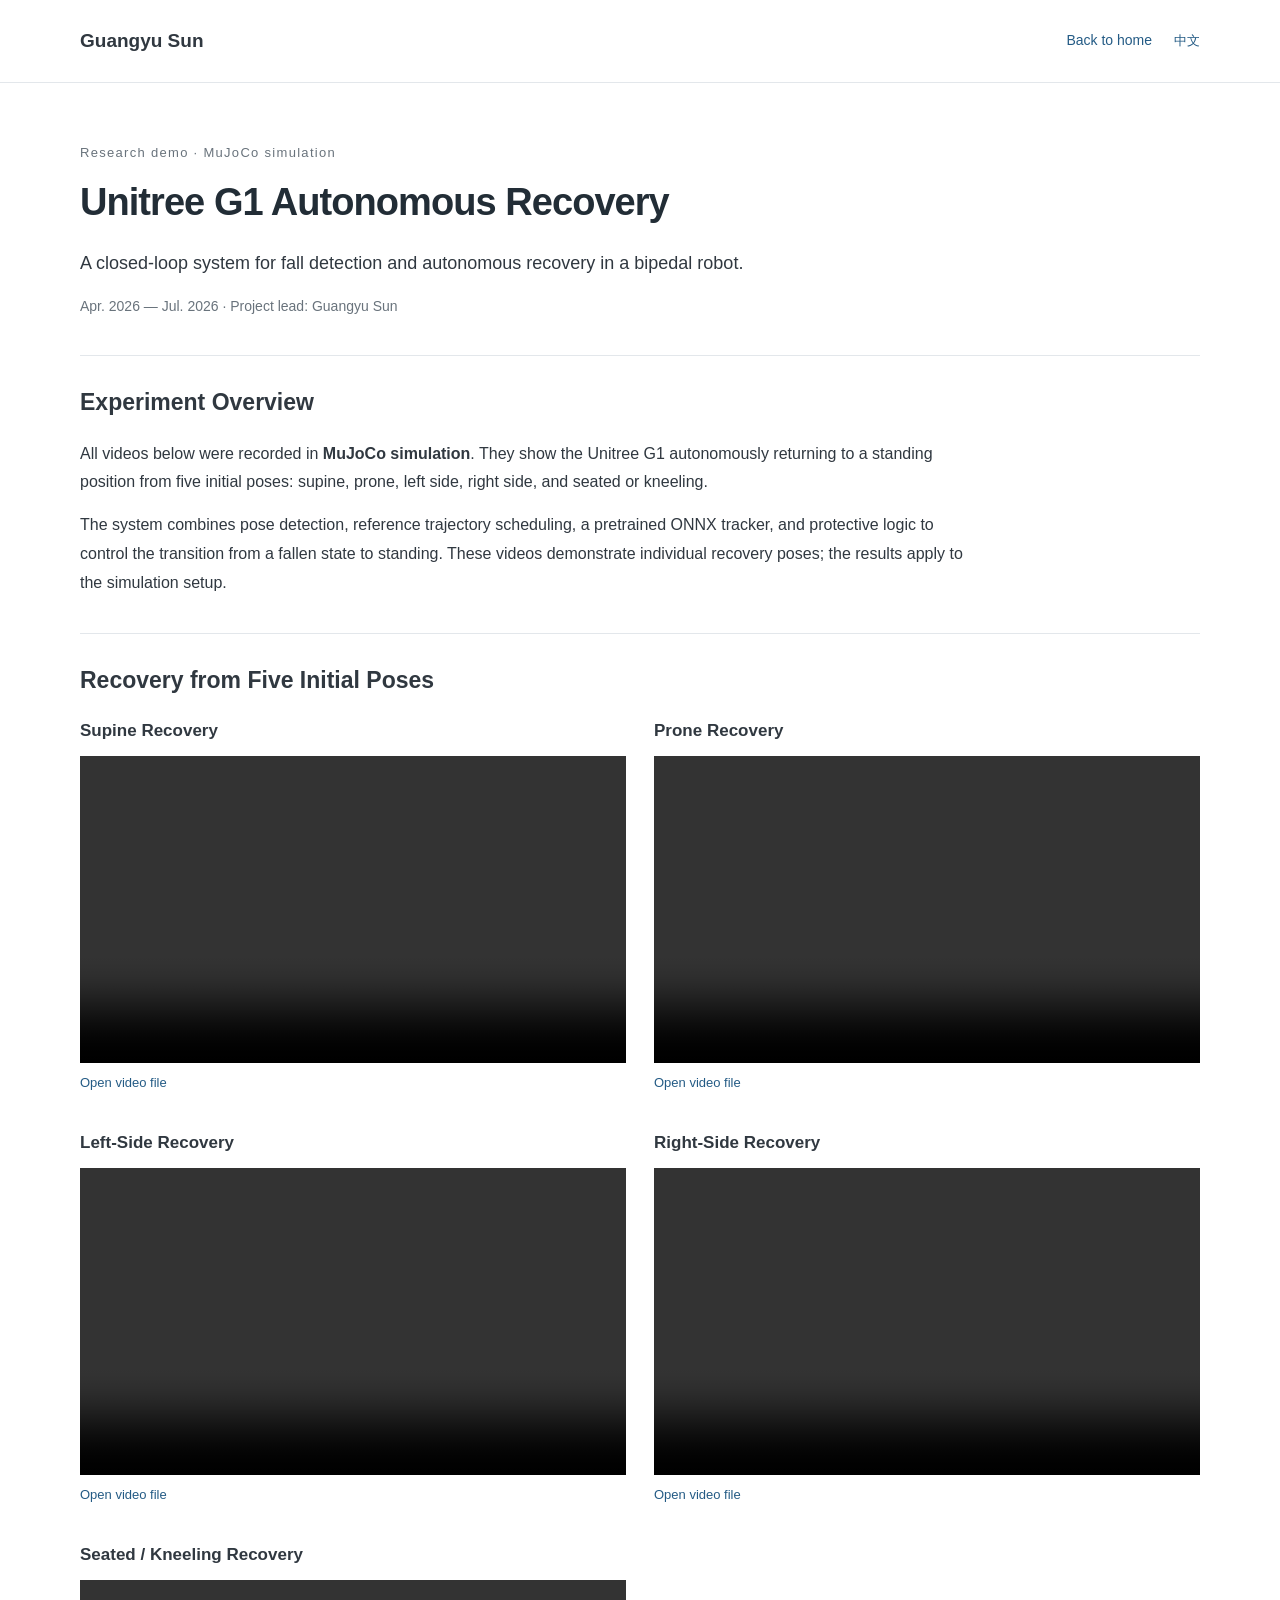
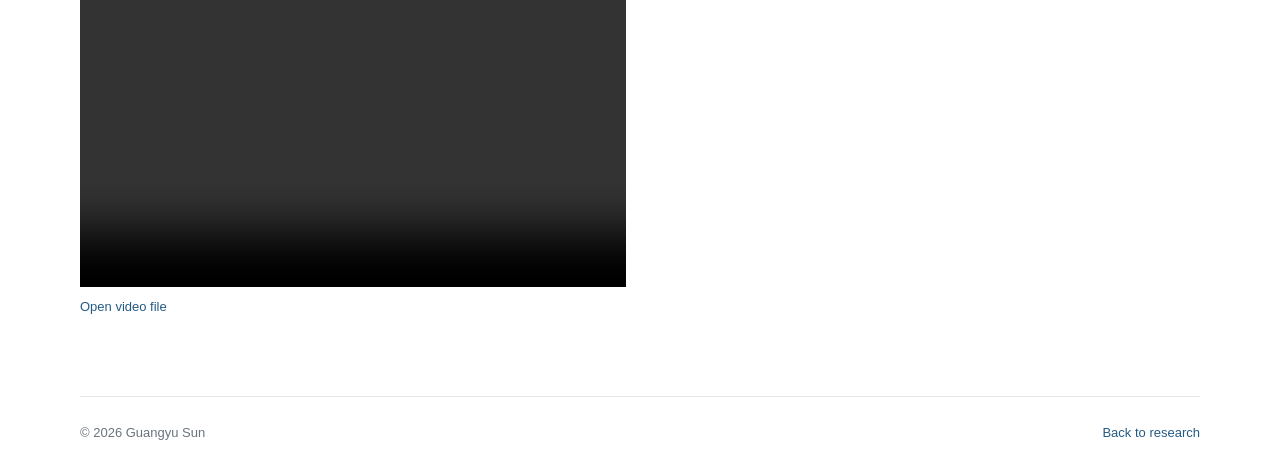
<file: unitree-g1-videos.html>
﻿<!DOCTYPE html>
<html lang="en">
<head>
    <meta charset="UTF-8">
    <meta name="viewport" content="width=device-width, initial-scale=1.0">
    <meta name="description" content="Autonomous recovery demonstrations for the Unitree G1 bipedal robot in MuJoCo simulation, from supine, prone, left-side, right-side, and seated or kneeling poses.">
    <title>Unitree G1 Autonomous Recovery | Guangyu Sun</title>
    <link rel="stylesheet" href="css/pages.css?v=20260930-en">
    <link rel="icon" href="assets/images/favicon.svg" type="image/svg+xml">
    <link rel="alternate" hreflang="en" href="https://2274168514.github.io/unitree-g1-videos.html">
    <link rel="alternate" hreflang="zh-CN" href="https://2274168514.github.io/zh/unitree-g1-videos.html">
</head>
<body>
    <a class="skip-link" href="#main">Skip to content</a>
    <header class="site-header">
        <div class="page-container header-inner">
            <a class="site-name" href="index.html">Guangyu Sun</a>
            <div class="header-actions">
                <a href="index.html#research">Back to home</a>
                <a class="language-link" href="zh/unitree-g1-videos.html" lang="zh-CN" hreflang="zh-CN">中文</a>
            </div>
        </div>
    </header>
    <main id="main" class="page-container">
        <div class="page-heading">
            <p class="eyebrow">Research demo · MuJoCo simulation</p>
            <h1>Unitree G1 Autonomous Recovery</h1>
            <p class="lead">A closed-loop system for fall detection and autonomous recovery in a bipedal robot.</p>
            <p class="page-meta">Apr. 2026 — Jul. 2026 · Project lead: Guangyu Sun</p>
        </div>
        <section class="content-section" aria-labelledby="overview-title">
            <h2 id="overview-title">Experiment Overview</h2>
            <div class="prose">
                <p>All videos below were recorded in <strong>MuJoCo simulation</strong>. They show the Unitree G1 autonomously returning to a standing position from five initial poses: supine, prone, left side, right side, and seated or kneeling.</p>
                <p>The system combines pose detection, reference trajectory scheduling, a pretrained ONNX tracker, and protective logic to control the transition from a fallen state to standing. These videos demonstrate individual recovery poses; the results apply to the simulation setup.</p>
            </div>
        </section>
        <section class="content-section" aria-labelledby="videos-title">
            <h2 id="videos-title">Recovery from Five Initial Poses</h2>
            <div class="video-grid">
                <figure class="video-item">
                    <figcaption><h3 id="supine-title">Supine Recovery</h3></figcaption>
                    <video controls preload="metadata" playsinline aria-labelledby="supine-title">
                        <source src="assets/videos/unitree-g1/supine-recovery.mp4" type="video/mp4">
                        Your browser does not support video playback. Use the link below to open the video.
                    </video>
                    <a class="media-link" href="assets/videos/unitree-g1/supine-recovery.mp4">Open video file</a>
                </figure>
                <figure class="video-item">
                    <figcaption><h3 id="prone-title">Prone Recovery</h3></figcaption>
                    <video controls preload="metadata" playsinline aria-labelledby="prone-title">
                        <source src="assets/videos/unitree-g1/prone-recovery.mp4" type="video/mp4">
                        Your browser does not support video playback. Use the link below to open the video.
                    </video>
                    <a class="media-link" href="assets/videos/unitree-g1/prone-recovery.mp4">Open video file</a>
                </figure>
                <figure class="video-item">
                    <figcaption><h3 id="left-title">Left-Side Recovery</h3></figcaption>
                    <video controls preload="metadata" playsinline aria-labelledby="left-title">
                        <source src="assets/videos/unitree-g1/left-side-recovery.mp4" type="video/mp4">
                        Your browser does not support video playback. Use the link below to open the video.
                    </video>
                    <a class="media-link" href="assets/videos/unitree-g1/left-side-recovery.mp4">Open video file</a>
                </figure>
                <figure class="video-item">
                    <figcaption><h3 id="right-title">Right-Side Recovery</h3></figcaption>
                    <video controls preload="metadata" playsinline aria-labelledby="right-title">
                        <source src="assets/videos/unitree-g1/right-side-recovery.mp4" type="video/mp4">
                        Your browser does not support video playback. Use the link below to open the video.
                    </video>
                    <a class="media-link" href="assets/videos/unitree-g1/right-side-recovery.mp4">Open video file</a>
                </figure>
                <figure class="video-item">
                    <figcaption><h3 id="seated-title">Seated / Kneeling Recovery</h3></figcaption>
                    <video controls preload="metadata" playsinline aria-labelledby="seated-title">
                        <source src="assets/videos/unitree-g1/seated-kneeling-recovery.mp4" type="video/mp4">
                        Your browser does not support video playback. Use the link below to open the video.
                    </video>
                    <a class="media-link" href="assets/videos/unitree-g1/seated-kneeling-recovery.mp4">Open video file</a>
                </figure>
            </div>
        </section>
    </main>
    <footer class="site-footer page-container">
        <p>&copy; 2026 Guangyu Sun</p>
        <a href="index.html#research">Back to research</a>
    </footer>
</body>
</html>
</file>
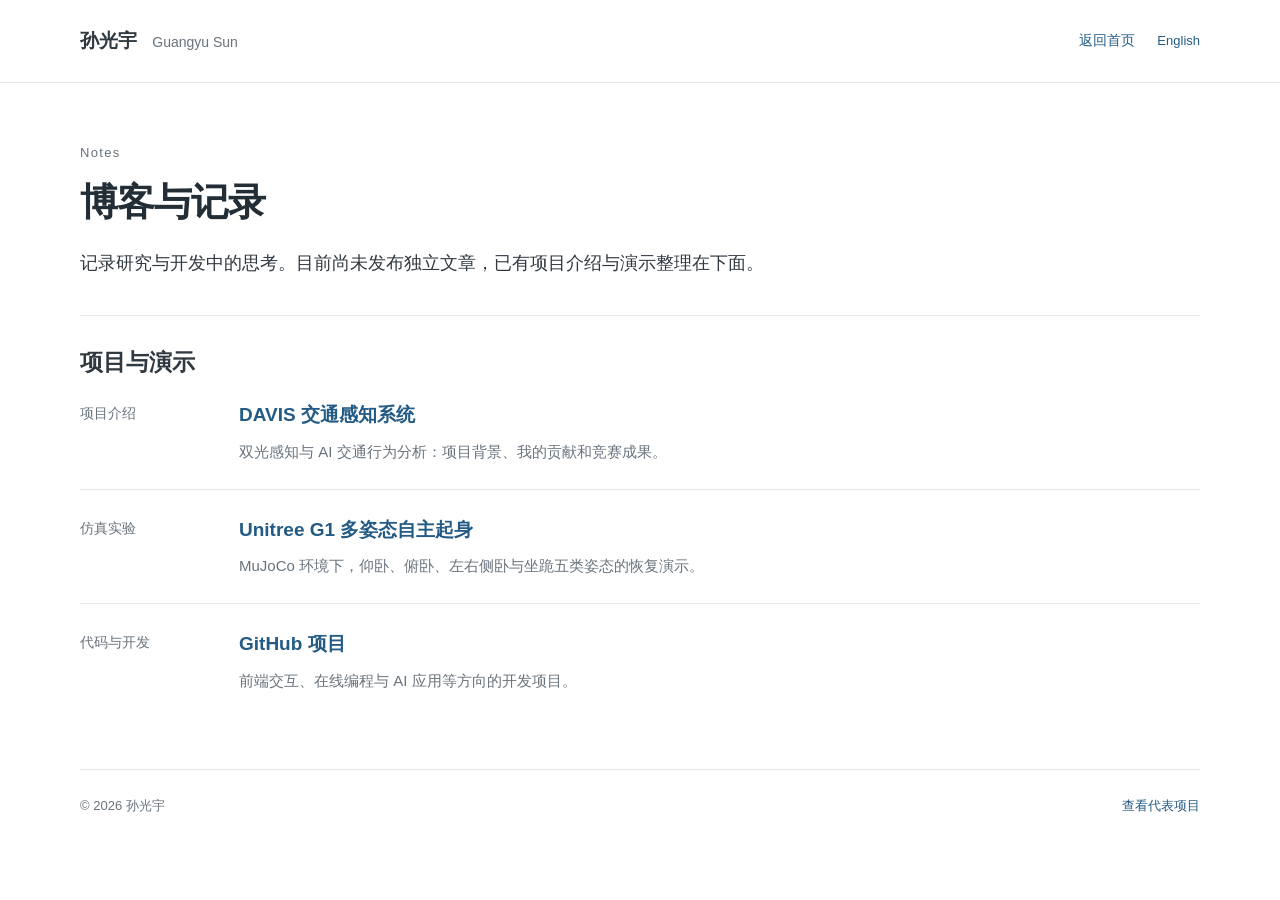
<file: zh/blog.html>
<!DOCTYPE html>
<html lang="zh-CN">
<head>
    <meta charset="UTF-8">
    <meta name="viewport" content="width=device-width, initial-scale=1.0">
    <meta name="description" content="孙光宇的博客入口、项目记录与研究演示。">
    <title>博客与记录 | 孙光宇</title>
    <link rel="stylesheet" href="../css/pages.css?v=20260930-en">
    <link rel="icon" href="../assets/images/favicon.svg" type="image/svg+xml">
    <link rel="alternate" hreflang="en" href="https://2274168514.github.io/blog.html">
    <link rel="alternate" hreflang="zh-CN" href="https://2274168514.github.io/zh/blog.html">
</head>
<body>
    <a class="skip-link" href="#main">跳至正文</a>
    <header class="site-header">
        <div class="page-container header-inner">
            <a class="site-name" href="index.html">孙光宇 <span>Guangyu Sun</span></a>
            <div class="header-actions"><a href="index.html">返回首页</a><a class="language-link" href="../blog.html" lang="en" hreflang="en">English</a></div>
        </div>
    </header>
    <main id="main" class="page-container">
        <div class="page-heading">
            <p class="eyebrow">Notes</p>
            <h1>博客与记录</h1>
            <p class="lead">记录研究与开发中的思考。目前尚未发布独立文章，已有项目介绍与演示整理在下面。</p>
        </div>
        <section class="content-section" aria-labelledby="available-title">
            <h2 id="available-title">项目与演示</h2>
            <div class="entry-list">
                <article class="entry">
                    <p class="entry-label">项目介绍</p>
                    <div>
                        <h3><a href="project-davis.html">DAVIS 交通感知系统</a></h3>
                        <p>双光感知与 AI 交通行为分析：项目背景、我的贡献和竞赛成果。</p>
                    </div>
                </article>
                <article class="entry">
                    <p class="entry-label">仿真实验</p>
                    <div>
                        <h3><a href="unitree-g1-videos.html">Unitree G1 多姿态自主起身</a></h3>
                        <p>MuJoCo 环境下，仰卧、俯卧、左右侧卧与坐跪五类姿态的恢复演示。</p>
                    </div>
                </article>
                <article class="entry">
                    <p class="entry-label">代码与开发</p>
                    <div>
                        <h3><a href="https://github.com/2274168514" target="_blank" rel="noopener noreferrer">GitHub 项目</a></h3>
                        <p>前端交互、在线编程与 AI 应用等方向的开发项目。</p>
                    </div>
                </article>
            </div>
        </section>
    </main>
    <footer class="site-footer page-container">
        <p>&copy; 2026 孙光宇</p>
        <a href="index.html#projects">查看代表项目</a>
    </footer>
</body>
</html>
</file>
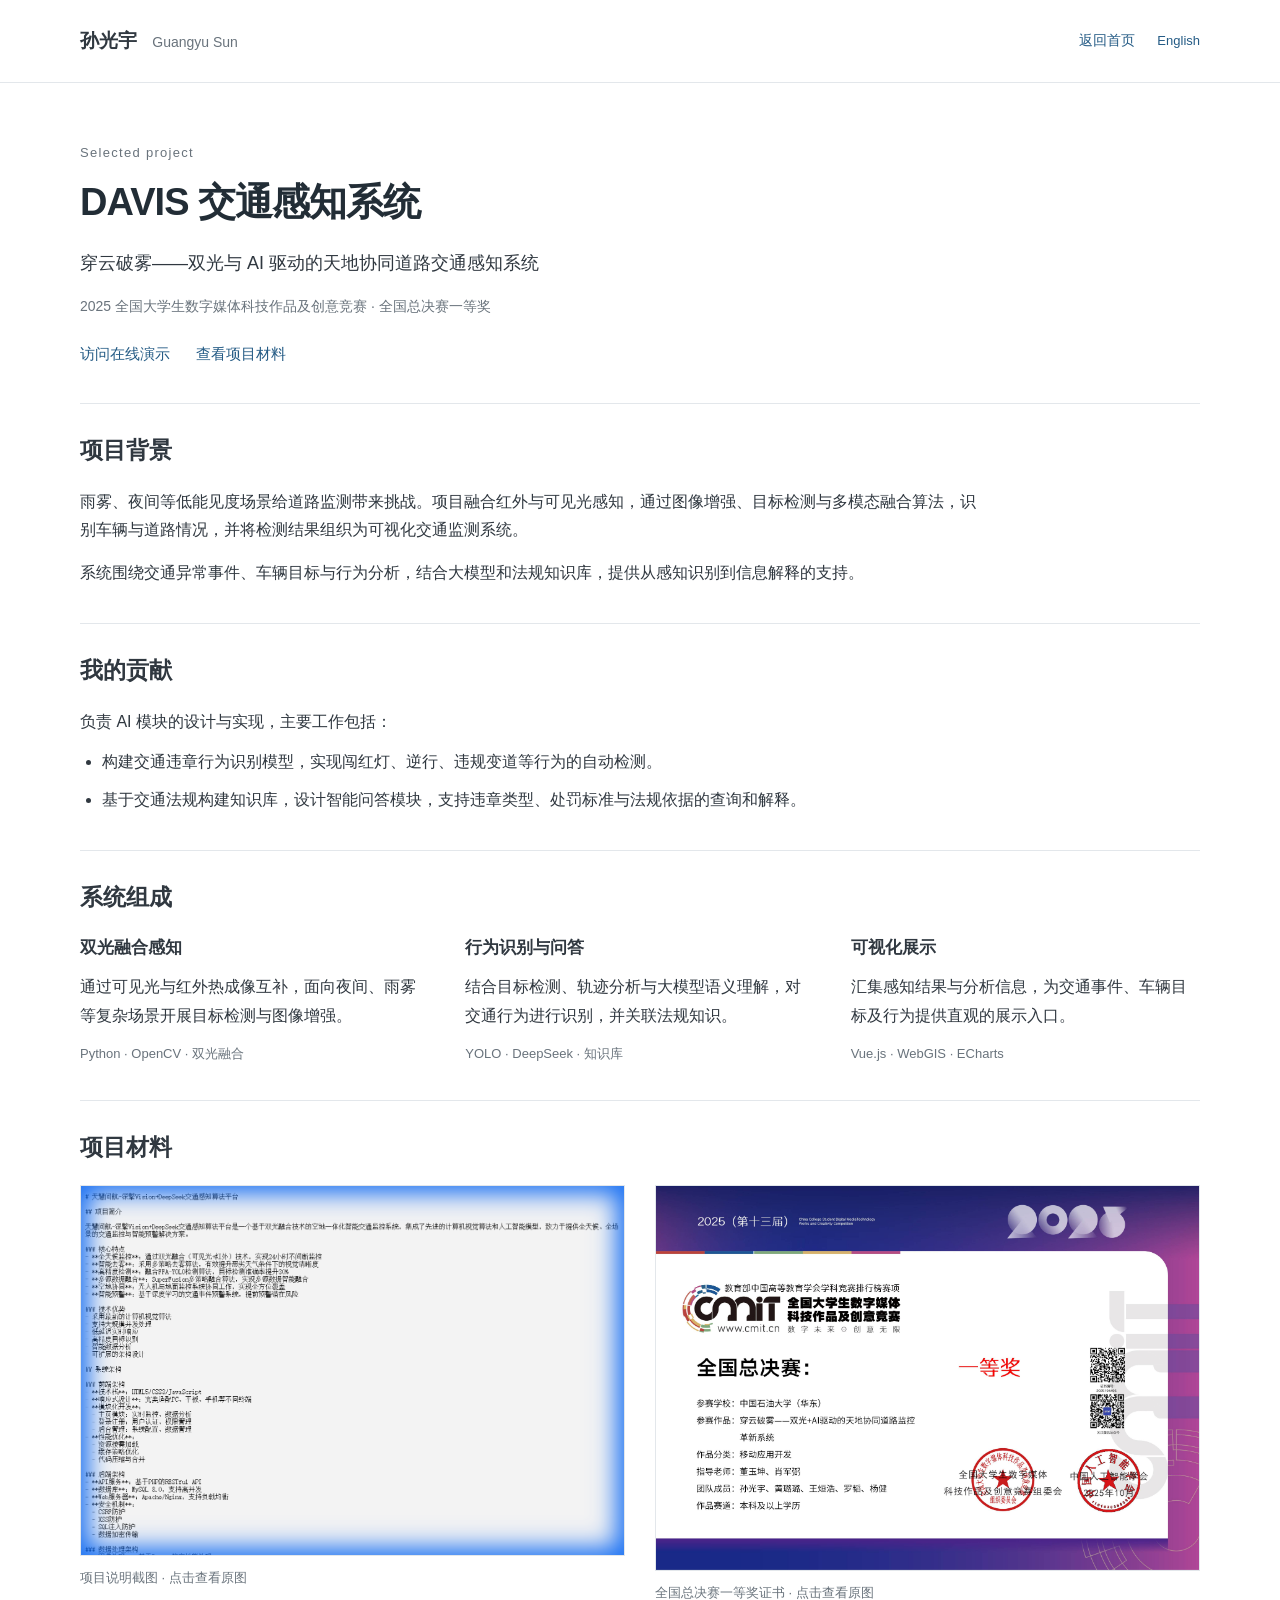
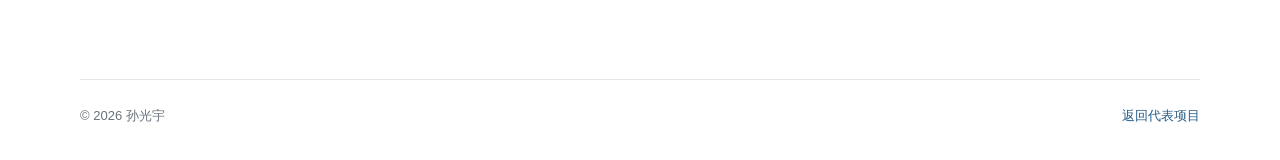
<file: zh/project-davis.html>
<!DOCTYPE html>
<html lang="zh-CN">
<head>
    <meta charset="UTF-8">
    <meta name="viewport" content="width=device-width, initial-scale=1.0">
    <meta name="description" content="孙光宇参与的 DAVIS 交通感知系统：融合红外与可见光感知、交通行为识别和法规知识问答。">
    <title>DAVIS 交通感知系统 | 孙光宇</title>
    <link rel="stylesheet" href="../css/pages.css?v=20260930-en">
    <link rel="icon" href="../assets/images/favicon.svg" type="image/svg+xml">
    <link rel="alternate" hreflang="en" href="https://2274168514.github.io/project-davis.html">
    <link rel="alternate" hreflang="zh-CN" href="https://2274168514.github.io/zh/project-davis.html">
</head>
<body>
    <a class="skip-link" href="#main">跳至正文</a>
    <header class="site-header">
        <div class="page-container header-inner">
            <a class="site-name" href="index.html">孙光宇 <span>Guangyu Sun</span></a>
            <div class="header-actions"><a href="index.html#projects">返回首页</a><a class="language-link" href="../project-davis.html" lang="en" hreflang="en">English</a></div>
        </div>
    </header>
    <main id="main" class="page-container">
        <div class="page-heading">
            <p class="eyebrow">Selected project</p>
            <h1>DAVIS 交通感知系统</h1>
            <p class="lead">穿云破雾——双光与 AI 驱动的天地协同道路交通感知系统</p>
            <p class="page-meta">2025 全国大学生数字媒体科技作品及创意竞赛 · 全国总决赛一等奖</p>
            <div class="inline-links">
                <a href="http://8.221.99.246:2778/" target="_blank" rel="noopener noreferrer">访问在线演示</a>
                <a href="#materials">查看项目材料</a>
            </div>
        </div>
        <section class="content-section" aria-labelledby="background-title">
            <h2 id="background-title">项目背景</h2>
            <div class="prose">
                <p>雨雾、夜间等低能见度场景给道路监测带来挑战。项目融合红外与可见光感知，通过图像增强、目标检测与多模态融合算法，识别车辆与道路情况，并将检测结果组织为可视化交通监测系统。</p>
                <p>系统围绕交通异常事件、车辆目标与行为分析，结合大模型和法规知识库，提供从感知识别到信息解释的支持。</p>
            </div>
        </section>
        <section class="content-section" aria-labelledby="contribution-title">
            <h2 id="contribution-title">我的贡献</h2>
            <div class="prose">
                <p>负责 AI 模块的设计与实现，主要工作包括：</p>
                <ul>
                    <li>构建交通违章行为识别模型，实现闯红灯、逆行、违规变道等行为的自动检测。</li>
                    <li>基于交通法规构建知识库，设计智能问答模块，支持违章类型、处罚标准与法规依据的查询和解释。</li>
                </ul>
            </div>
        </section>
        <section class="content-section" aria-labelledby="system-title">
            <h2 id="system-title">系统组成</h2>
            <div class="feature-grid">
                <article>
                    <h3>双光融合感知</h3>
                    <p>通过可见光与红外热成像互补，面向夜间、雨雾等复杂场景开展目标检测与图像增强。</p>
                    <p class="technology">Python · OpenCV · 双光融合</p>
                </article>
                <article>
                    <h3>行为识别与问答</h3>
                    <p>结合目标检测、轨迹分析与大模型语义理解，对交通行为进行识别，并关联法规知识。</p>
                    <p class="technology">YOLO · DeepSeek · 知识库</p>
                </article>
                <article>
                    <h3>可视化展示</h3>
                    <p>汇集感知结果与分析信息，为交通事件、车辆目标及行为提供直观的展示入口。</p>
                    <p class="technology">Vue.js · WebGIS · ECharts</p>
                </article>
            </div>
        </section>
        <section id="materials" class="content-section" aria-labelledby="materials-title">
            <h2 id="materials-title">项目材料</h2>
            <div class="figure-grid">
                <figure>
                    <a href="../assets/images/project-davis.png" target="_blank" rel="noopener noreferrer" aria-label="查看完整项目说明截图">
                        <img src="../assets/images/project-davis.png" alt="DAVIS 项目说明截图，包含项目简介、核心特点与系统架构" loading="lazy" width="1302" height="885">
                    </a>
                    <figcaption>项目说明截图 · 点击查看原图</figcaption>
                </figure>
                <figure>
                    <a href="../assets/proofs/competition/digital-media-first.jpg" target="_blank" rel="noopener noreferrer" aria-label="查看全国总决赛一等奖证书">
                        <img src="../assets/proofs/competition/digital-media-first.jpg" alt="2025 全国大学生数字媒体科技作品及创意竞赛全国总决赛一等奖证书" loading="lazy" width="3508" height="2481">
                    </a>
                    <figcaption>全国总决赛一等奖证书 · 点击查看原图</figcaption>
                </figure>
            </div>
        </section>
    </main>
    <footer class="site-footer page-container">
        <p>&copy; 2026 孙光宇</p>
        <a href="index.html#projects">返回代表项目</a>
    </footer>
</body>
</html>
</file>
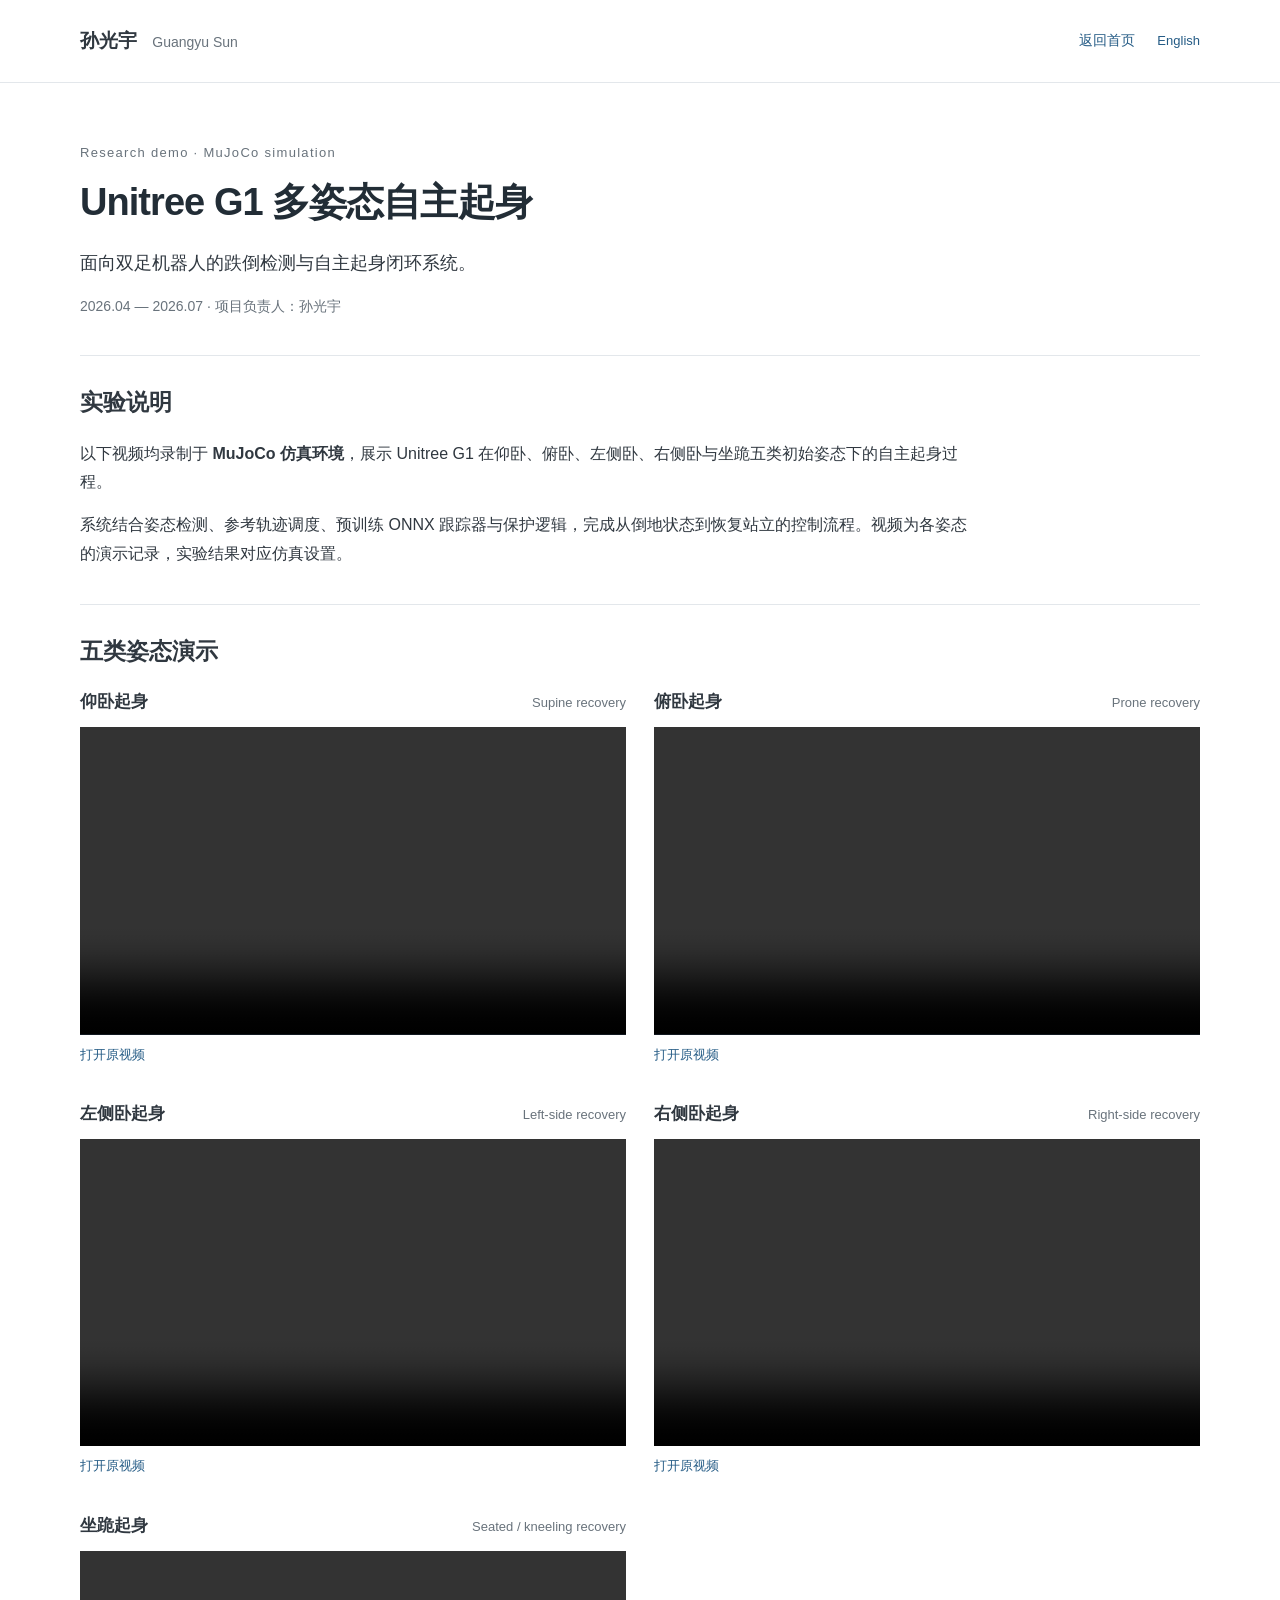
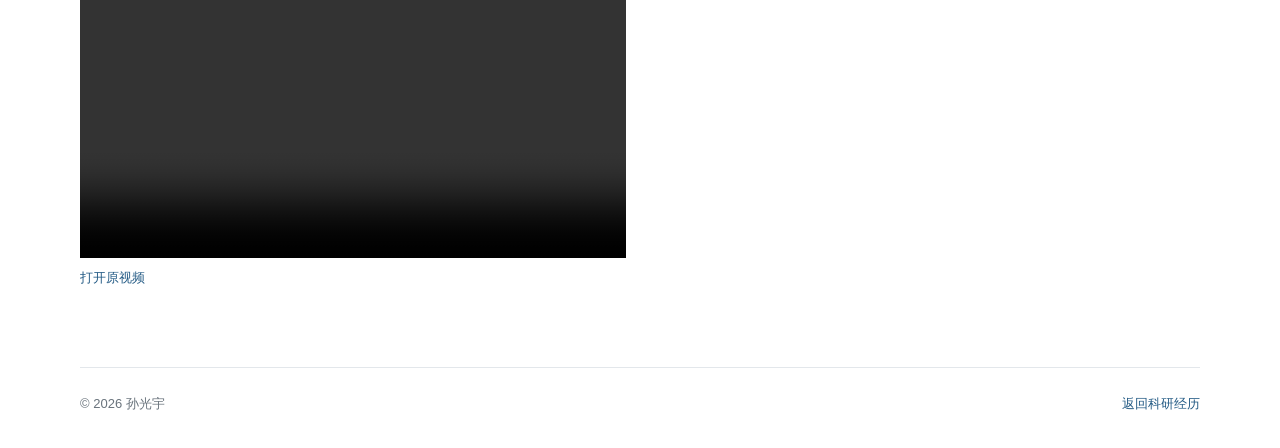
<file: zh/unitree-g1-videos.html>
<!DOCTYPE html>
<html lang="zh-CN">
<head>
    <meta charset="UTF-8">
    <meta name="viewport" content="width=device-width, initial-scale=1.0">
    <meta name="description" content="Unitree G1 双足机器人在 MuJoCo 仿真环境中的五类姿态自主起身演示：仰卧、俯卧、左右侧卧和坐跪。">
    <title>Unitree G1 自主起身演示 | 孙光宇</title>
    <link rel="stylesheet" href="../css/pages.css?v=20260930-en">
    <link rel="icon" href="../assets/images/favicon.svg" type="image/svg+xml">
    <link rel="alternate" hreflang="en" href="https://2274168514.github.io/unitree-g1-videos.html">
    <link rel="alternate" hreflang="zh-CN" href="https://2274168514.github.io/zh/unitree-g1-videos.html">
</head>
<body>
    <a class="skip-link" href="#main">跳至正文</a>
    <header class="site-header">
        <div class="page-container header-inner">
            <a class="site-name" href="index.html">孙光宇 <span>Guangyu Sun</span></a>
            <div class="header-actions"><a href="index.html#research">返回首页</a><a class="language-link" href="../unitree-g1-videos.html" lang="en" hreflang="en">English</a></div>
        </div>
    </header>
    <main id="main" class="page-container">
        <div class="page-heading">
            <p class="eyebrow">Research demo · MuJoCo simulation</p>
            <h1>Unitree G1 多姿态自主起身</h1>
            <p class="lead">面向双足机器人的跌倒检测与自主起身闭环系统。</p>
            <p class="page-meta">2026.04 — 2026.07 · 项目负责人：孙光宇</p>
        </div>
        <section class="content-section" aria-labelledby="overview-title">
            <h2 id="overview-title">实验说明</h2>
            <div class="prose">
                <p>以下视频均录制于 <strong>MuJoCo 仿真环境</strong>，展示 Unitree G1 在仰卧、俯卧、左侧卧、右侧卧与坐跪五类初始姿态下的自主起身过程。</p>
                <p>系统结合姿态检测、参考轨迹调度、预训练 ONNX 跟踪器与保护逻辑，完成从倒地状态到恢复站立的控制流程。视频为各姿态的演示记录，实验结果对应仿真设置。</p>
            </div>
        </section>
        <section class="content-section" aria-labelledby="videos-title">
            <h2 id="videos-title">五类姿态演示</h2>
            <div class="video-grid">
                <figure class="video-item">
                    <figcaption><h3 id="supine-title">仰卧起身 <span>Supine recovery</span></h3></figcaption>
                    <video controls preload="metadata" playsinline aria-labelledby="supine-title">
                        <source src="../assets/videos/unitree-g1/supine-recovery.mp4" type="video/mp4">
                        你的浏览器不支持视频播放，请使用下方链接打开视频。
                    </video>
                    <a class="media-link" href="../assets/videos/unitree-g1/supine-recovery.mp4">打开原视频</a>
                </figure>
                <figure class="video-item">
                    <figcaption><h3 id="prone-title">俯卧起身 <span>Prone recovery</span></h3></figcaption>
                    <video controls preload="metadata" playsinline aria-labelledby="prone-title">
                        <source src="../assets/videos/unitree-g1/prone-recovery.mp4" type="video/mp4">
                        你的浏览器不支持视频播放，请使用下方链接打开视频。
                    </video>
                    <a class="media-link" href="../assets/videos/unitree-g1/prone-recovery.mp4">打开原视频</a>
                </figure>
                <figure class="video-item">
                    <figcaption><h3 id="left-title">左侧卧起身 <span>Left-side recovery</span></h3></figcaption>
                    <video controls preload="metadata" playsinline aria-labelledby="left-title">
                        <source src="../assets/videos/unitree-g1/left-side-recovery.mp4" type="video/mp4">
                        你的浏览器不支持视频播放，请使用下方链接打开视频。
                    </video>
                    <a class="media-link" href="../assets/videos/unitree-g1/left-side-recovery.mp4">打开原视频</a>
                </figure>
                <figure class="video-item">
                    <figcaption><h3 id="right-title">右侧卧起身 <span>Right-side recovery</span></h3></figcaption>
                    <video controls preload="metadata" playsinline aria-labelledby="right-title">
                        <source src="../assets/videos/unitree-g1/right-side-recovery.mp4" type="video/mp4">
                        你的浏览器不支持视频播放，请使用下方链接打开视频。
                    </video>
                    <a class="media-link" href="../assets/videos/unitree-g1/right-side-recovery.mp4">打开原视频</a>
                </figure>
                <figure class="video-item">
                    <figcaption><h3 id="seated-title">坐跪起身 <span>Seated / kneeling recovery</span></h3></figcaption>
                    <video controls preload="metadata" playsinline aria-labelledby="seated-title">
                        <source src="../assets/videos/unitree-g1/seated-kneeling-recovery.mp4" type="video/mp4">
                        你的浏览器不支持视频播放，请使用下方链接打开视频。
                    </video>
                    <a class="media-link" href="../assets/videos/unitree-g1/seated-kneeling-recovery.mp4">打开原视频</a>
                </figure>
            </div>
        </section>
    </main>
    <footer class="site-footer page-container">
        <p>&copy; 2026 孙光宇</p>
        <a href="index.html#research">返回科研经历</a>
    </footer>
</body>
</html>
</file>
<file: css/style.css>
:root {
    color-scheme: light;
    --bg: #fff; --text: #353d47; --heading: #183c5a; --muted: #687786;
    --blue: #245b85; --blue-hover: #123f63; --line: #e5eaf0; --soft: #f4f7fa;
    --gold: #996321; --gold-bg: #faf4e8;
}
html[data-theme="dark"] {
    color-scheme: dark;
    --bg: #171d24; --text: #d3dbe4; --heading: #e5edf7; --muted: #a3b1bf;
    --blue: #90c5ed; --blue-hover: #bddfff; --line: #303c48; --soft: #202a35;
    --gold: #dfbc7c; --gold-bg: #322c23;
}
* { box-sizing: border-box; }
html { scroll-behavior: smooth; scroll-padding-top: 92px; }
body { margin: 0; background: var(--bg); color: var(--text); font-family: -apple-system, BlinkMacSystemFont, "Segoe UI", "Microsoft YaHei", "PingFang SC", sans-serif; font-size: 15px; line-height: 1.85; -webkit-font-smoothing: antialiased; }
img { display: block; max-width: 100%; height: auto; }
a { color: var(--blue); text-decoration: none; text-underline-offset: 4px; }
a:hover { color: var(--blue-hover); text-decoration: underline; }
button, summary { -webkit-tap-highlight-color: transparent; }
a:focus-visible, button:focus-visible, summary:focus-visible { outline: 2px solid var(--blue); outline-offset: 5px; border-radius: 2px; }
strong { color: var(--heading); font-weight: 600; }
p { margin: 0 0 15px; }
h1, h2, h3 { color: var(--heading); }
.skip-link { position: fixed; top: -100px; left: 16px; z-index: 10; background: var(--bg); padding: 10px 18px; border: 1px solid var(--line); }
.skip-link:focus { top: 10px; }
.page-wrapper { width: min(1120px, calc(100% - 80px)); margin: 0 auto; display: grid; grid-template-columns: 238px minmax(0, 1fr); gap: 72px; align-items: start; }
.sidebar {
    position: sticky;
    top: 32px;
    margin-top: 32px;
    overflow: visible;
    padding: 0 8px;
}
.profile { text-align: center; }
.avatar { width: 112px; height: 112px; object-fit: cover; object-position: 50% 30%; border-radius: 50%; margin: 0 auto 12px; }
.profile h1 { font-size: 26px; letter-spacing: 2px; font-weight: 650; margin: 0; line-height: 1.4; }
.english-name { font-size: 16px; line-height: 1.5; color: var(--heading); margin: 2px 0 10px; font-family: Georgia, "Times New Roman", serif; }
.degree { font-size: 12px; line-height: 1.6; color: var(--muted); margin-bottom: 5px; }
.affiliation { font-size: 13px; line-height: 1.6; margin-bottom: 0; }
.contact { display: grid; gap: 7px; margin: 18px 0 14px; text-align: left; }
.contact a { display: flex; align-items: center; gap: 10px; font-size: 12px; min-height: 24px; overflow-wrap: anywhere; }
.contact svg { width: 17px; height: 17px; stroke: currentColor; stroke-width: 1.5; fill: none; flex-shrink: 0; }
.link-hint { color: var(--muted); }
.cv-link { display: flex; align-items: center; justify-content: space-between; gap: 6px; min-height: 36px; padding: 7px 10px; font-size: 12px; line-height: 1.6; border: 1px solid var(--blue); border-radius: 7px; background: var(--blue); color: var(--bg); box-shadow: 0 3px 9px rgb(24 60 90 / 10%); transition: transform .18s ease, box-shadow .18s ease; }
.cv-link:hover { color: var(--bg); text-decoration: none; transform: translateY(-1px); box-shadow: 0 5px 12px rgb(24 60 90 / 18%); }
.cv-label { display: inline-flex; align-items: center; gap: 6px; font-weight: 600; white-space: nowrap; }
.cv-meta { font-size: 10px; color: inherit; opacity: .8; white-space: nowrap; }
.button-icon { display: inline-block; width: 15px; height: 15px; flex: 0 0 15px; fill: none; stroke: currentColor; stroke-width: 1.7; stroke-linecap: round; stroke-linejoin: round; vertical-align: middle; }
.main-content { min-width: 0; padding-top: 25px; }
.nav-shell { position: sticky; top: 0; z-index: 5; display: flex; gap: 18px; align-items: center; background: var(--bg); border-bottom: 1px solid var(--line); padding: 13px 0; margin-bottom: 33px; }
.main-nav { display: flex; align-items: center; flex: 1; gap: 25px; }
.main-nav a { position: relative; color: var(--muted); white-space: nowrap; font-size: 13px; line-height: 30px; }
.main-nav a:hover, .main-nav a.active { color: var(--blue); text-decoration: none; }
.main-nav a.active::after { content: ""; position: absolute; height: 2px; background: var(--blue); left: 0; right: 0; bottom: -14px; }
.theme-toggle { flex-shrink: 0; border: 1px solid var(--line); border-radius: 4px; padding: 4px 9px; background: var(--bg); color: var(--muted); font: inherit; font-size: 11px; cursor: pointer; }
.theme-toggle:hover { color: var(--blue); border-color: var(--blue); }
.section { margin-bottom: 39px; scroll-margin-top: 6px; }
h2 { font-size: 21px; font-weight: 650; letter-spacing: .3px; margin: 0 0 20px; padding-bottom: 10px; border-bottom: 1px solid var(--line); line-height: 1.5; display: flex; align-items: baseline; gap: 12px; }
h2 > span { font-family: Georgia, "Times New Roman", serif; font-weight: 400; letter-spacing: 0; font-size: 17px; color: var(--muted); }
h2 > .section-emoji { flex: 0 0 auto; align-self: center; font-family: "Apple Color Emoji", "Segoe UI Emoji", "Noto Color Emoji", sans-serif; font-size: 20px; line-height: 1; color: initial; }
.about-section h2 { border: 0; padding-bottom: 0; margin-bottom: 17px; }
.about-section { margin-bottom: 34px; }
.interest-line { color: var(--muted); font-size: 13px; margin-top: 20px; }
.interest-line > span { color: var(--heading); font-weight: 600; margin-right: 13px; }
.news-list { padding: 0; margin: 0; list-style: none; }
.news-list li { display: grid; grid-template-columns: 68px 1fr; gap: 14px; margin-bottom: 10px; align-items: baseline; font-size: 14px; line-height: 1.7; }
.news-list time { font-size: 12px; color: var(--muted); font-variant-numeric: tabular-nums; }
.news-list p { margin: 0; }
.work-item { display: grid; grid-template-columns: 166px minmax(0, 1fr); gap: 23px; padding: 5px 0 28px; margin-bottom: 24px; border-bottom: 1px solid var(--line); }
.work-item:last-child { margin-bottom: 0; padding-bottom: 0; border-bottom: 0; }
.work-figure { margin: 5px 0 0; }
.work-figure img { width: 100%; border-radius: 5px; border: 1px solid var(--line); background: #f4f7fa; aspect-ratio: 3 / 2; object-fit: contain; }
.work-figure a:hover img { border-color: var(--blue); }
.work-figure figcaption { color: var(--muted); text-align: center; font-size: 10px; letter-spacing: .2px; margin-top: 8px; line-height: 1.4; }
.work-meta { display: flex; align-items: center; gap: 9px; flex-wrap: wrap; margin-bottom: 9px; line-height: 1.5; }
.work-date { color: var(--muted); font-size: 11px; }
.tag, .status, .award-label { font-size: 11px; padding: 3px 7px; border-radius: 3px; background: var(--soft); color: var(--blue); white-space: nowrap; line-height: 1.4; }
h3 { font-size: 16px; font-weight: 600; line-height: 1.6; margin: 0 0 8px; }
h3 a { color: var(--heading); }
.work-content p { font-size: 14px; line-height: 1.8; margin-bottom: 9px; }
.work-content .work-role { color: var(--muted); font-size: 12px; }
.status { color: var(--gold); background: var(--gold-bg); margin-left: 8px; }
.work-content .venue { color: var(--muted); font-size: 12px; }
.work-content .result-line { color: var(--blue); font-size: 13px; }
details { margin: 10px 0; font-size: 12px; }
summary { color: var(--muted); cursor: pointer; width: fit-content; padding: 3px 0; }
summary:hover, details[open] > summary { color: var(--blue); }
.details-body { margin-top: 10px; padding: 10px 14px; border-left: 2px solid var(--line); background: var(--soft); }
.details-body p { font-size: 13px; margin-bottom: 9px; }
.details-body p:last-child { margin-bottom: 0; }
.work-links { display: flex; flex-wrap: wrap; gap: 8px 10px; margin-top: 13px; font-size: 12px; font-weight: 500; }
.work-links a { display: inline-flex; align-items: center; gap: 7px; min-height: 32px; max-width: 100%; padding: 5px 11px; border: 1px solid var(--line); border-radius: 999px; background: var(--bg); color: var(--blue); line-height: 1.5; transition: border-color .18s ease, box-shadow .18s ease, transform .18s ease; }
.work-links a:hover { text-decoration: none; border-color: var(--blue); box-shadow: 0 3px 9px rgb(24 60 90 / 9%); transform: translateY(-1px); }
.work-links a.action-link--demo { background: var(--soft); border-color: var(--blue); font-weight: 600; }
.work-links a.action-link--paper { color: var(--gold); background: var(--gold-bg); border-color: var(--gold); }
.cv-link:active, .work-links a:active { transform: translateY(0); box-shadow: none; }
.project-item { border-bottom: 1px solid var(--line); padding-bottom: 22px; margin-bottom: 22px; }
.project-heading { display: flex; flex-wrap: wrap; align-items: baseline; gap: 7px 12px; margin-bottom: 9px; }
.project-heading h3 { margin: 0; }
.award-label { color: var(--gold); background: var(--gold-bg); }
.project-item > p { font-size: 14px; margin-bottom: 10px; }
.project-screenshot { width: min(100%, 480px); margin: 15px auto 2px; border: 1px solid var(--line); border-radius: 4px; }
.more-projects { font-size: 13px; color: var(--muted); }
.award-list { list-style: none; margin: 0; padding: 0; }
.award-list li { display: grid; grid-template-columns: 45px 1fr; gap: 13px; font-size: 13px; padding: 10px 0; border-bottom: 1px solid var(--line); }
.award-list li:first-child { padding-top: 0; }
.award-list li:last-child { border-bottom: 0; }
.award-list time { color: var(--muted); font-size: 12px; padding-top: 1px; font-variant-numeric: tabular-nums; }
.award-list li > div { display: flex; align-items: baseline; justify-content: space-between; flex-wrap: wrap; gap: 4px 12px; }
.award-list a { color: var(--text); }
.award-list a:hover { color: var(--blue); }
.award-result { color: var(--muted); font-size: 12px; }
.award-result.highlight { color: var(--gold); font-weight: 600; }
.skill-list { margin: 0; font-size: 13px; }
.skill-list > div { display: grid; grid-template-columns: 82px 1fr; gap: 15px; margin-bottom: 10px; }
.skill-list dt { color: var(--heading); font-weight: 500; }
.skill-list dd { margin: 0; color: var(--muted); }
.section-intro { font-size: 13px; color: var(--muted); margin-top: -7px; }
.document-list { display: grid; grid-template-columns: repeat(3, minmax(0, 1fr)); gap: 10px 18px; }
.document-list a { display: flex; align-items: center; justify-content: space-between; gap: 8px; padding: 10px 0; border-bottom: 1px solid var(--line); font-size: 13px; }
.document-list a > span:last-child { font-size: 10px; color: var(--muted); white-space: nowrap; }
.footer { display: flex; align-items: center; justify-content: space-between; flex-wrap: wrap; gap: 10px; margin-top: 50px; padding: 20px 0 27px; border-top: 1px solid var(--line); font-size: 11px; color: var(--muted); }
.footer p { margin: 0; }
.footer p > span { margin: 0 6px; }
.footer > div { display: flex; gap: 20px; }
.footer a { color: var(--muted); }
.nav-actions { display: flex; align-items: center; gap: 12px; flex-shrink: 0; }
.language-link { color: var(--blue); font-size: 12px; white-space: nowrap; padding: 3px 9px; border: 1px solid var(--line); border-radius: 999px; }
.language-link:hover { background: var(--soft); border-color: var(--blue); text-decoration: none; }
.education-heading { display: flex; align-items: baseline; justify-content: space-between; flex-wrap: wrap; gap: 5px 16px; }
.education-entry > p { font-size: 14px; margin: 0 0 15px; }
.education-facts { margin: 0; font-size: 13px; display: grid; gap: 7px; }
.education-facts > div { display: grid; grid-template-columns: 110px minmax(0, 1fr); gap: 14px; }
.education-facts dt { color: var(--muted); }
.education-facts dd { margin: 0; }
.experiment-results { margin: 18px 0; }
.work-content .results-caption { font-size: 12px; font-weight: 600; color: var(--heading); }
.result-grid { display: grid; grid-template-columns: repeat(2, minmax(0, 1fr)); gap: 16px 20px; margin: 10px 0; padding: 15px 0; border-top: 1px solid var(--line); border-bottom: 1px solid var(--line); }
.result-grid dt { color: var(--text); font-size: 12px; line-height: 1.6; }
.result-grid dd { margin: 5px 0 1px; font-size: 23px; line-height: 1.4; color: var(--heading); font-weight: 600; }
.result-grid small { display: block; color: var(--muted); font-size: 10px; line-height: 1.5; }
.project-contributions { margin-top: 17px; }
.project-contributions h4 { font-size: 13px; font-weight: 600; color: var(--heading); margin: 0 0 7px; }
.project-contributions ul { padding-left: 19px; margin: 0; font-size: 13px; }
.project-contributions li + li { margin-top: 5px; }
.award-year { font-size: 11px; color: var(--muted); padding-top: 2px; }
html[lang="en"] .profile h1 { letter-spacing: -.5px; font-size: 26px; }
html[lang="en"] .english-name { font-family: inherit; font-size: 16px; letter-spacing: 2px; }
html[lang="en"] .skill-list > div { grid-template-columns: 94px minmax(0, 1fr); }
html[lang="en"] .document-list { grid-template-columns: repeat(2, minmax(0, 1fr)); }
@media (min-width: 1440px) { .page-wrapper { gap: 85px; } }
@media (max-width: 1050px) { .page-wrapper { width: calc(100% - 56px); grid-template-columns: 212px minmax(0, 1fr); gap: 40px; } .work-item { grid-template-columns: 138px minmax(0, 1fr); gap: 18px; } .main-nav { gap: 20px; } .work-meta { gap: 7px; } }
@media (min-width: 781px) and (max-height: 600px) {
    .sidebar { top: 20px; margin-top: 20px; }
    .avatar { width: 88px; height: 88px; margin-bottom: 8px; }
    .profile h1, html[lang="en"] .profile h1 { font-size: 24px; }
    .english-name { margin-bottom: 6px; }
    .affiliation { font-size: 12px; }
    .contact { gap: 5px; margin: 12px 0; }
    .cv-link { padding-block: 6px; }
}
@media (max-width: 780px) {
    html { scroll-padding-top: 82px; }
    .page-wrapper { display: block; width: calc(100% - 48px); max-width: 640px; }
    .sidebar { position: static; top: auto; margin-top: 32px; max-height: none; overflow: visible; padding: 0; }
    .profile { display: grid; grid-template-columns: 112px minmax(0, 1fr); gap: 0 24px; text-align: left; }
    .avatar { grid-column: 1; grid-row: 1 / 6; width: 108px; height: 108px; margin: 4px 0 0; }
    .profile h1 { grid-column: 2; font-size: 25px; letter-spacing: 2px; }
    .english-name { grid-column: 2; margin: 0 0 6px; font-size: 18px; }
    .degree, .affiliation { grid-column: 2; margin-bottom: 2px; font-size: 12px; }
    .contact { grid-column: 1 / -1; display: flex; flex-wrap: wrap; gap: 7px 18px; margin: 13px 0; }
    .contact a { font-size: 11px; }
    .cv-link { grid-column: 1 / -1; width: 205px; padding: 6px 11px; font-size: 12px; }
    .main-content { padding-top: 12px; }
    .nav-shell { margin-bottom: 27px; padding: 12px 0; }
    .main-nav { gap: 24px; }
    .main-nav a.active::after { bottom: -13px; }
    .section { margin-bottom: 32px; }
    .work-item { grid-template-columns: 140px minmax(0, 1fr); gap: 20px; }
    .footer { margin-top: 35px; }
}
@media (max-width: 480px) {
    body { font-size: 14px; }
    .page-wrapper { width: calc(100% - 36px); }
    .profile { column-gap: 18px; grid-template-columns: 94px minmax(0, 1fr); }
    .avatar { width: 90px; height: 90px; }
    .main-nav { gap: 0; justify-content: space-between; }
    .nav-shell { gap: 15px; }
    .main-nav a { font-size: 12px; }
    .theme-toggle { font-size: 10px; padding: 4px 7px; }
    h2 { font-size: 19px; gap: 10px; }
    h2 > span { font-size: 15px; }
    .interest-line { line-height: 1.9; }
    .interest-line > span { display: block; margin-bottom: 3px; }
    .news-list li { grid-template-columns: 57px 1fr; gap: 10px; font-size: 13px; }
    .news-list time { font-size: 11px; }
    .work-item { grid-template-columns: 1fr; gap: 15px; padding-top: 0; }
    .work-figure { display: none; }
    h3 { font-size: 16px; }
    .award-list li { grid-template-columns: 37px 1fr; gap: 10px; }
    .award-list li > div { display: block; }
    .award-result { display: block; margin-top: 2px; }
    .skill-list > div { grid-template-columns: 72px 1fr; gap: 10px; }
    .document-list { grid-template-columns: repeat(2, minmax(0, 1fr)); gap: 5px 20px; }
    .footer { font-size: 10px; }
}
@media (prefers-reduced-motion: reduce) { html { scroll-behavior: auto; } }
@media (prefers-reduced-motion: reduce) {
    .cv-link, .work-links a { transition: none; }
    .cv-link:hover, .work-links a:hover { transform: none; }
}
/* Longer English labels scroll without pushing language controls off screen. */
.main-nav { min-width: 0; overflow-x: auto; scrollbar-width: none; gap: 19px; padding: 5px 0; justify-content: flex-start; }
.main-nav::-webkit-scrollbar { display: none; }
.main-nav a { flex-shrink: 0; }
.main-nav a.active::after { bottom: -3px; }
.nav-shell { gap: 16px; padding-block: 8px; }
@media (max-width: 480px) {
    .nav-actions { gap: 9px; }
    .language-link { font-size: 11px; }
    .main-nav { gap: 17px; }
    .nav-shell { gap: 12px; }
    .education-facts > div { grid-template-columns: 85px minmax(0, 1fr); gap: 10px; }
    html[lang="en"] .profile h1 { font-size: 24px; }
    html[lang="en"] .document-list { grid-template-columns: 1fr; }
    html[lang="en"] .skill-list > div { grid-template-columns: 85px minmax(0, 1fr); gap: 10px; }
}
@media print { .page-wrapper { display: block; width: 100%; } .sidebar { position: static; margin: 0 0 25px; max-height: none; overflow: visible; padding: 0; } .nav-shell, .theme-toggle, .skip-link { display: none; } .profile { text-align: left; } .avatar { float: right; width: 100px; height: 100px; } .contact { display: flex; flex-direction: row; gap: 20px; border: 0; } .cv-link { display: none; } .section { break-inside: avoid; } body { font-size: 11pt; } }
</file>
<file: css/pages.css>
﻿:root {
    color-scheme: light;
    --text: #303840;
    --muted: #69737c;
    --link: #245b85;
    --line: #e3e7eb;
}
* { box-sizing: border-box; }
html { scroll-behavior: smooth; }
body {
    margin: 0;
    background: #fff;
    color: var(--text);
    font-family: -apple-system, BlinkMacSystemFont, "Segoe UI", "PingFang SC", "Microsoft YaHei", sans-serif;
    font-size: 16px;
    line-height: 1.8;
    overflow-wrap: anywhere;
}
a { color: var(--link); text-decoration: none; text-underline-offset: 4px; }
a:hover { text-decoration: underline; }
a:focus-visible { outline: 2px solid var(--link); outline-offset: 5px; }
img { display: block; max-width: 100%; height: auto; }
p, h1, h2, h3, figure { margin: 0; }
.page-container { width: min(1120px, calc(100% - 80px)); margin-inline: auto; }
.skip-link { position: absolute; left: 20px; top: -100px; padding: 8px 14px; background: #fff; z-index: 10; }
.skip-link:focus { top: 12px; }
.site-header { border-bottom: 1px solid var(--line); }
.header-inner { min-height: 82px; display: flex; align-items: center; justify-content: space-between; gap: 24px; }
.header-inner > a:last-child { font-size: 14px; flex-shrink: 0; }
.header-actions { display: flex; align-items: center; flex-wrap: wrap; justify-content: flex-end; gap: 10px 22px; font-size: 14px; }
.header-actions .language-link { font-size: 13px; white-space: nowrap; }
.site-name { font-size: 19px; font-weight: 650; color: var(--text); }
.site-name span { margin-left: 10px; color: var(--muted); font-size: 14px; font-weight: 400; }
.page-heading { padding-block: 58px 36px; max-width: 920px; }
.eyebrow { color: var(--muted); font-size: 13px; letter-spacing: 0.1em; margin-bottom: 12px; }
h1 { color: #222d36; font-size: clamp(28px, 3.5vw, 38px); line-height: 1.4; font-weight: 650; letter-spacing: -0.025em; }
.lead { font-size: 18px; line-height: 1.8; margin-top: 17px; }
.page-meta { font-size: 14px; color: var(--muted); margin-top: 15px; }
.inline-links { display: flex; flex-wrap: wrap; gap: 12px 26px; margin-top: 21px; font-size: 15px; }
.content-section { padding-block: 29px 35px; border-top: 1px solid var(--line); scroll-margin-top: 24px; }
h2 { font-size: 23px; font-weight: 600; line-height: 1.5; margin-bottom: 20px; }
h3 { font-size: 17px; font-weight: 600; line-height: 1.65; }
.prose { max-width: 900px; }
.prose p + p { margin-top: 14px; }
.prose ul { margin: 12px 0 0; padding-left: 22px; }
.prose li + li { margin-top: 9px; }
.feature-grid { display: grid; grid-template-columns: repeat(3, minmax(0, 1fr)); gap: 36px; }
.feature-grid p { margin-top: 11px; }
.technology { font-size: 13px; color: var(--muted); }
.figure-grid { display: grid; grid-template-columns: repeat(2, minmax(0, 1fr)); align-items: start; gap: 30px; }
.figure-grid img { width: 100%; border: 1px solid var(--line); }
.figure-grid figcaption { margin-top: 10px; font-size: 13px; color: var(--muted); }
.video-grid { display: grid; grid-template-columns: repeat(2, minmax(0, 1fr)); gap: 32px 28px; }
.video-item { min-width: 0; }
.video-item h3 { display: flex; align-items: baseline; justify-content: space-between; flex-wrap: wrap; gap: 4px 14px; margin-bottom: 11px; }
.video-item h3 span { color: var(--muted); font-size: 13px; font-weight: 400; }
.video-item video { display: block; width: 100%; aspect-ratio: 16 / 9; background: #111820; object-fit: contain; }
.media-link { display: inline-block; font-size: 13px; margin-top: 8px; }
.entry { display: grid; grid-template-columns: 135px minmax(0, 1fr); gap: 24px; padding-block: 24px; border-bottom: 1px solid var(--line); }
.entry:first-child { padding-top: 0; }
.entry:last-child { border-bottom: 0; padding-bottom: 0; }
.entry-label { color: var(--muted); font-size: 14px; padding-top: 2px; }
.entry h3 { font-size: 19px; }
.entry h3 + p { margin-top: 7px; color: var(--muted); font-size: 15px; }
.site-footer { border-top: 1px solid var(--line); margin-top: 40px; padding-block: 24px 32px; display: flex; flex-wrap: wrap; justify-content: space-between; gap: 10px 24px; color: var(--muted); font-size: 13px; }

@media (max-width: 760px) {
    .page-container { width: calc(100% - 40px); }
    .header-inner { min-height: 72px; gap: 18px; }
    .site-name span { display: none; }
    .page-heading { padding-block: 36px 28px; }
    .lead { font-size: 17px; }
    .content-section { padding-block: 25px 30px; }
    .feature-grid, .figure-grid, .video-grid { grid-template-columns: 1fr; gap: 28px; }
    .feature-grid article + article { border-top: 1px solid var(--line); padding-top: 24px; }
    .entry { grid-template-columns: 1fr; gap: 5px; }
    h2 { font-size: 22px; }
    .site-footer { margin-top: 24px; }
}
@media (prefers-reduced-motion: reduce) {
    html { scroll-behavior: auto; }
}
</file>
